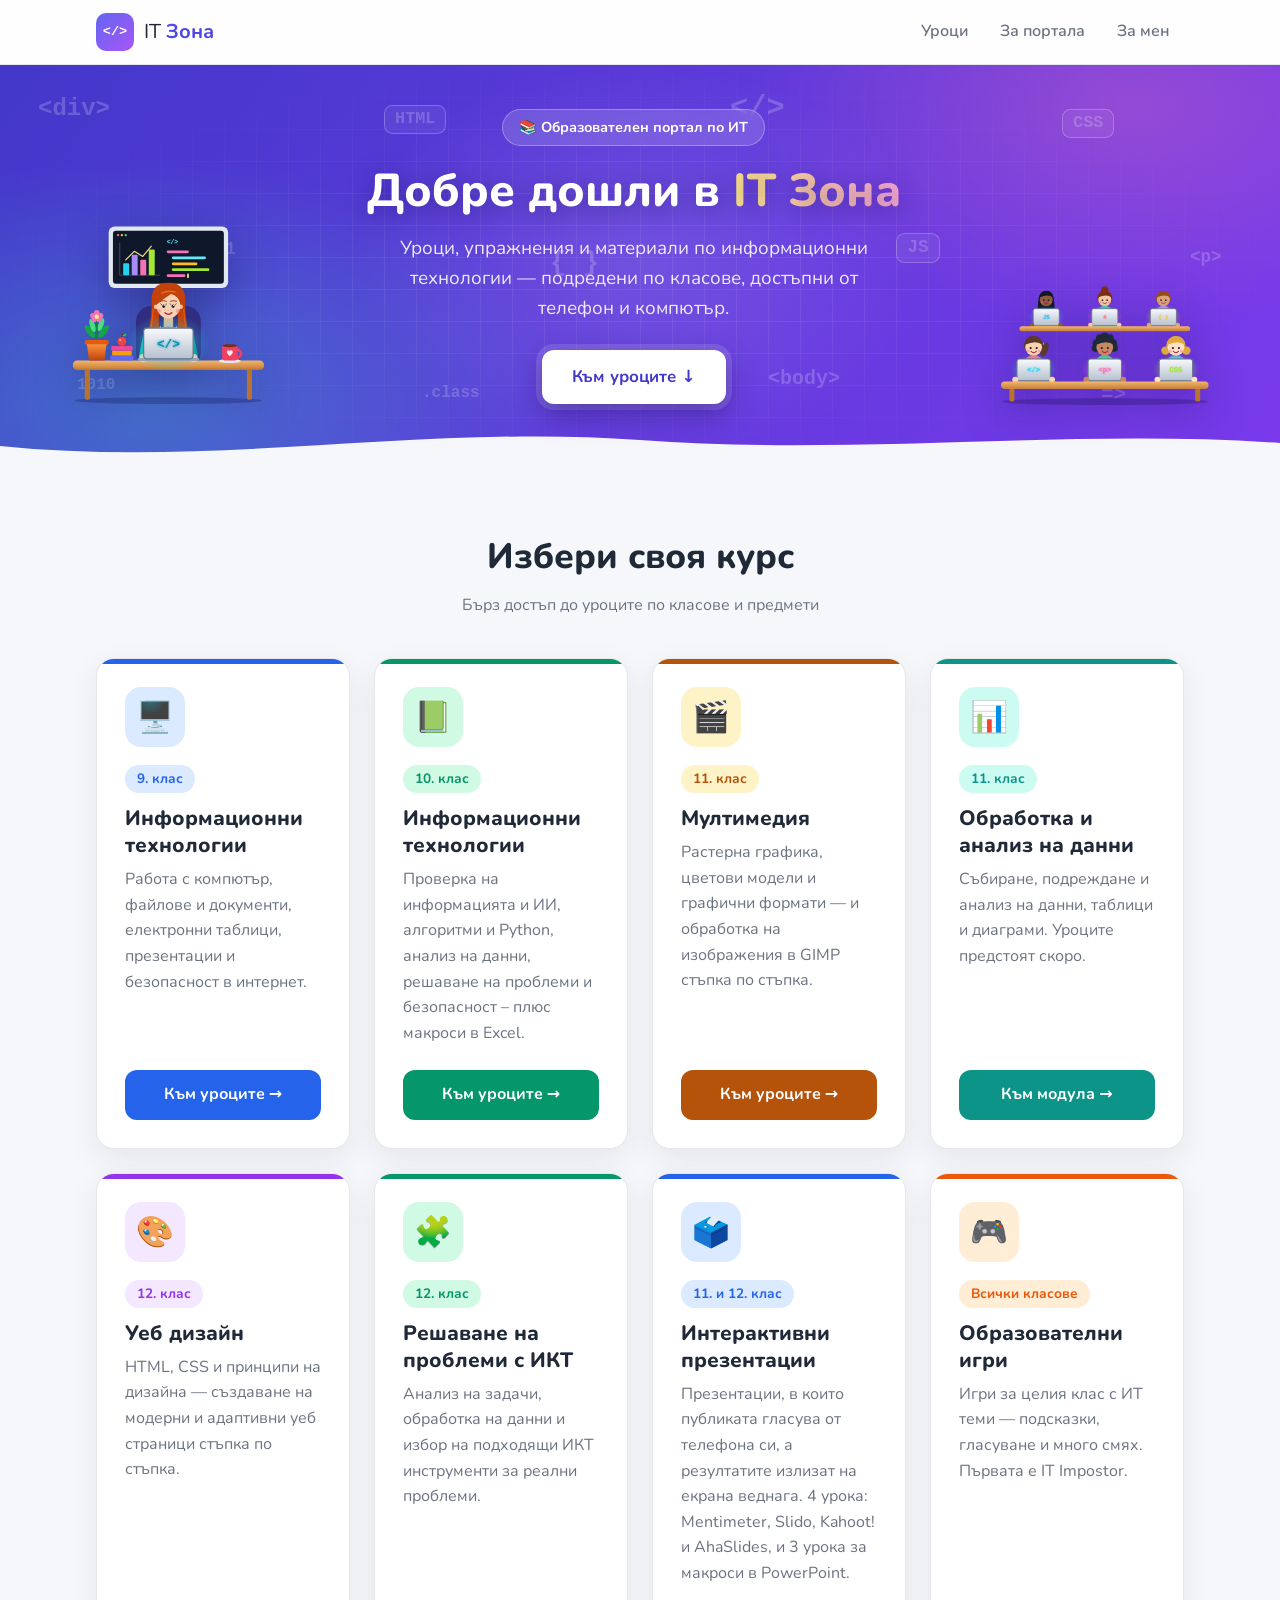
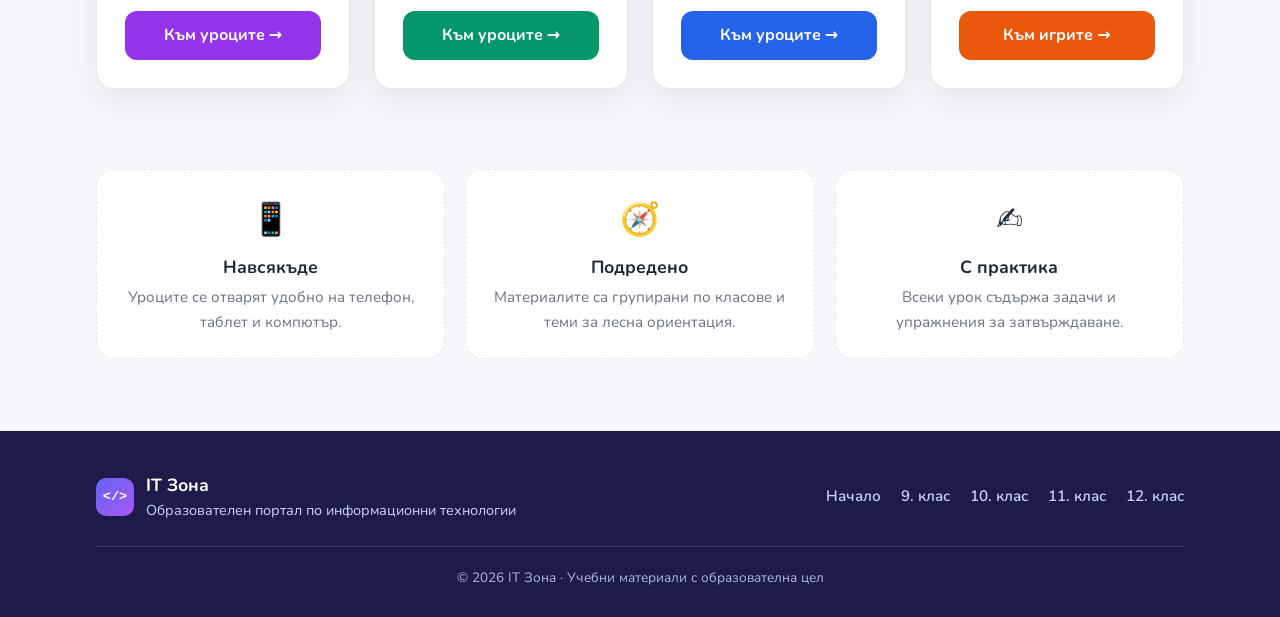
<file: index.html>
<!DOCTYPE html>
<html lang="bg">
<head>
  <meta charset="UTF-8">
  <meta name="viewport" content="width=device-width, initial-scale=1.0">
  <title>IT Зона — Образователен портал по ИТ</title>
  <meta name="description" content="IT Зона — уроци по информационни технологии за 9., 11. и 12. клас: мултимедия, обработка на данни, уеб дизайн и решаване на проблеми с ИКТ.">
  <meta name="theme-color" content="#4f46e5">
  <link rel="icon" href="data:image/svg+xml,<svg xmlns='http://www.w3.org/2000/svg' viewBox='0 0 100 100'><text y='.9em' font-size='90'>💻</text></svg>">
  <link rel="preconnect" href="https://fonts.googleapis.com">
  <link rel="preconnect" href="https://fonts.gstatic.com" crossorigin>
  <link href="https://fonts.googleapis.com/css2?family=Nunito:wght@400;600;700;800&display=swap" rel="stylesheet">
  <link rel="stylesheet" href="style.css?v=20261126c">
</head>
<body>

  <header class="site-header">
    <div class="container header-inner">
      <a href="./" class="logo" aria-label="IT Зона — начало">
        <span class="logo-mark" aria-hidden="true">&lt;/&gt;</span>
        <span class="logo-text">IT <strong>Зона</strong></span>
      </a>
      <nav class="main-nav" aria-label="Основна навигация">
        <a href="#uroci">Уроци</a>
        <a href="#za-portala">За портала</a>
        <a href="za-men.html">За мен</a>
      </nav>
    </div>
  </header>

  <main>
    <section class="hero">
      <!-- Плаващи HTML/CSS/JS тагове на заден план -->
      <div class="hero-bg" aria-hidden="true">
        <span class="tag" style="--x:3%;--y:8%;--s:1.5rem;--t:9s;--d:-0.0s;--r:-8deg">&lt;div&gt;</span>
        <span class="tag tag--chip" style="--x:30%;--y:10%;--s:1.05rem;--t:11s;--d:-1.7s;--r:6deg">HTML</span>
        <span class="tag" style="--x:57%;--y:7%;--s:1.9rem;--t:13s;--d:-3.4s;--r:4deg">&lt;/&gt;</span>
        <span class="tag tag--chip" style="--x:83%;--y:11%;--s:1.05rem;--t:10s;--d:-5.1s;--r:-6deg">CSS</span>
        <span class="tag" style="--x:15%;--y:44%;--s:1.15rem;--t:12s;--d:-6.8s;--r:7deg">0101</span>
        <span class="tag" style="--x:43%;--y:46%;--s:1.7rem;--t:9.5s;--d:-8.5s;--r:-5deg">{ }</span>
        <span class="tag tag--chip" style="--x:70%;--y:42%;--s:1.1rem;--t:14s;--d:-0.2s;--r:5deg">JS</span>
        <span class="tag" style="--x:93%;--y:46%;--s:1.1rem;--t:12.5s;--d:-1.9s;--r:-7deg">&lt;p&gt;</span>
        <span class="tag" style="--x:6%;--y:78%;--s:1rem;--t:15s;--d:-3.6s;--r:10deg">1010</span>
        <span class="tag" style="--x:33%;--y:80%;--s:1rem;--t:11.5s;--d:-5.3s;--r:3deg">.class</span>
        <span class="tag" style="--x:60%;--y:76%;--s:1.25rem;--t:10.5s;--d:-7.0s;--r:-4deg">&lt;body&gt;</span>
        <span class="tag" style="--x:86%;--y:80%;--s:1.3rem;--t:16s;--d:-8.7s;--r:-10deg">=&gt;</span>
      </div>

      <div class="container hero-inner">
        <!-- Учителка на бюро с лаптоп -->
        <div class="hero-art hero-art--teacher" role="img" aria-label="Учителка пише код на лаптоп пред смарт дъска, с чаша кафе и саксийно цвете">
          <svg viewBox="0 -40 240 212" xmlns="http://www.w3.org/2000/svg" aria-hidden="true" focusable="false">
            <defs>
              <linearGradient id="tBlouse" x1="0" y1="0" x2="1" y2="1"><stop offset="0" stop-color="#2dd4bf"/><stop offset="1" stop-color="#0f766e"/></linearGradient>
              <linearGradient id="tLid" x1="0" y1="0" x2="0" y2="1"><stop offset="0" stop-color="#f8fafc"/><stop offset="1" stop-color="#b6c0d0"/></linearGradient>
              <linearGradient id="tDesk" x1="0" y1="0" x2="0" y2="1"><stop offset="0" stop-color="#f3b56b"/><stop offset=".7" stop-color="#d48d44"/><stop offset="1" stop-color="#b9732f"/></linearGradient>
              <linearGradient id="tPot" x1="0" y1="0" x2="0" y2="1"><stop offset="0" stop-color="#fb923c"/><stop offset="1" stop-color="#c2410c"/></linearGradient>
              <radialGradient id="tGlow"><stop offset="0" stop-color="#67e8f9" stop-opacity=".85"/><stop offset=".55" stop-color="#22d3ee" stop-opacity=".3"/><stop offset="1" stop-color="#22d3ee" stop-opacity="0"/></radialGradient>
              <filter id="tNeon" x="-50%" y="-50%" width="200%" height="200%"><feGaussianBlur stdDeviation="1.6" result="b"/><feMerge><feMergeNode in="b"/><feMergeNode in="SourceGraphic"/></feMerge></filter>
            </defs>

            <ellipse cx="120" cy="167" rx="110" ry="4" fill="#0f0a3c" opacity=".25"/>
            <rect x="22" y="128" width="6" height="38" rx="2" fill="#b9732f"/>
            <rect x="212" y="128" width="6" height="38" rx="2" fill="#b9732f"/>

            <!-- смарт дъска на стената -->
            <rect x="50" y="-37" width="140" height="72" rx="7" fill="#e2e8f0"/>
            <rect x="55" y="-32" width="130" height="62" rx="3.5" fill="#0f172a"/>
            <rect class="t-board-glow" opacity="0" x="55" y="-32" width="130" height="62" rx="3.5" fill="#22d3ee"/>
            <circle cx="61" cy="-27" r="1.4" fill="#f87171"/><circle cx="65.5" cy="-27" r="1.4" fill="#fbbf24"/><circle cx="70" cy="-27" r="1.4" fill="#34d399"/>
            <line x1="63" y1="20" x2="110" y2="20" stroke="#475569" stroke-width="1"/>
            <line x1="63" y1="-18" x2="63" y2="20" stroke="#475569" stroke-width="1"/>
            <rect class="t-bar" style="--d:0s" x="67" y="6" width="7" height="14" rx="1.2" fill="#22d3ee"/>
            <rect class="t-bar" style="--d:.4s" x="77" y="-4" width="7" height="24" rx="1.2" fill="#a78bfa"/>
            <rect class="t-bar" style="--d:.8s" x="87" y="2" width="7" height="18" rx="1.2" fill="#f472b6"/>
            <rect class="t-bar" style="--d:1.2s" x="97" y="-10" width="7" height="30" rx="1.2" fill="#a3e635"/>
            <polyline class="t-line" points="70,2 80,-8 90,-2 100,-14" fill="none" stroke="#fde68a" stroke-width="1.3" stroke-linecap="round" stroke-linejoin="round"/>
            <text x="118" y="-17" font-size="7.5" font-family="ui-monospace,Consolas,monospace" font-weight="800" fill="#67e8f9">&lt;/&gt;</text>
            <rect x="118" y="-9" width="26" height="3.2" rx="1.6" fill="#f472b6"/>
            <rect x="124" y="-2" width="40" height="3.2" rx="1.6" fill="#67e8f9"/>
            <rect x="124" y="5" width="30" height="3.2" rx="1.6" fill="#fbbf24"/>
            <rect x="124" y="12" width="44" height="3.2" rx="1.6" fill="#a3e635"/>
            <rect x="118" y="19" width="22" height="3.2" rx="1.6" fill="#f472b6"/>
            <rect class="t-cursor" x="142" y="18.2" width="2" height="5" fill="#fde68a"/>

            <!-- стол -->
            <rect x="82" y="56" width="76" height="72" rx="18" fill="#312e81"/>
            <!-- тяло -->
            <rect x="114.5" y="68" width="11" height="16" rx="3" fill="#eab896"/>
            <path d="M86 128 Q88 84 120 80 Q152 84 154 128Z" fill="url(#tBlouse)"/>
            <path d="M112 81 L120 93 L128 81Z" fill="#f2c29e"/>
            <path d="M110 80.5 L120 94 L130 80.5" stroke="#fff" stroke-width="2" fill="none" stroke-linejoin="round" opacity=".9"/>
            <circle cx="120" cy="97" r="1.9" fill="#fde68a"/>

            <!-- глава -->
            <g class="t-head">
              <!-- дълга пусната червена коса -->
              <path d="M120 29 Q98 29 100.5 54 Q100 78 93 99 Q103 104 111.5 97 Q108 82 109 66 L131 66 Q132 82 128.5 97 Q137 104 147 99 Q140 78 139.5 54 Q142 29 120 29Z" fill="#c2410c"/>
              <path class="t-lock" d="M102 60 Q101 82 95.5 97" stroke="#ea580c" stroke-width="1.4" fill="none" stroke-linecap="round"/>
              <path class="t-lock t-lock2" d="M138 60 Q139 82 144.5 97" stroke="#ea580c" stroke-width="1.4" fill="none" stroke-linecap="round"/>
              <circle cx="105.6" cy="57" r="2.7" fill="#f2c29e"/>
              <circle cx="134.4" cy="57" r="2.7" fill="#f2c29e"/>
              <ellipse cx="120" cy="55" rx="14" ry="15.5" fill="#f7d3b2"/>
              <path d="M105.5 55 Q103 35 121 35 Q138 36 134.5 55 Q132 44 123 42 Q114 48 105.5 55Z" fill="#c2410c"/>
              <path d="M112 41 Q119 37.5 128 39.5" stroke="#f97316" stroke-width="1.6" fill="none" stroke-linecap="round" opacity=".8"/>
              <path d="M110.5 50.5 Q114 49 117.5 50.5 M122.5 50.5 Q126 49 129.5 50.5" stroke="#9a3412" stroke-width="1.1" fill="none" stroke-linecap="round"/>
              <g class="t-eyes">
                <ellipse cx="114.5" cy="56.3" rx="1.7" ry="2.1" fill="#1f2937"/>
                <ellipse cx="125.5" cy="56.3" rx="1.7" ry="2.1" fill="#1f2937"/>
                <circle cx="115.1" cy="55.6" r=".6" fill="#fff"/>
                <circle cx="126.1" cy="55.6" r=".6" fill="#fff"/>
                <path d="M112.2 54.6 L111 53.6 M116.8 54.6 L118 53.6 M123.2 54.6 L122 53.6 M127.8 54.6 L129 53.6" stroke="#1f2937" stroke-width=".8" stroke-linecap="round"/>
              </g>
              <circle cx="109" cy="62" r="2.4" fill="#fb7185" opacity=".5"/>
              <circle cx="131" cy="62" r="2.4" fill="#fb7185" opacity=".5"/>
              <circle cx="117" cy="60.5" r=".5" fill="#c2410c" opacity=".5"/><circle cx="119.6" cy="61.2" r=".5" fill="#c2410c" opacity=".5"/><circle cx="122.6" cy="60.5" r=".5" fill="#c2410c" opacity=".5"/>
              <path d="M116 64 Q120 67.8 124 64" stroke="#be123c" stroke-width="1.4" fill="none" stroke-linecap="round"/>
            </g>

            <!-- бюро -->
            <rect x="8" y="120" width="224" height="11" rx="5" fill="url(#tDesk)"/>

            <!-- ръце -->
            <g class="t-arm t-arm-l">
              <line x1="95" y1="89" x2="90" y2="115" stroke="#14b8a6" stroke-width="9" stroke-linecap="round"/>
              <circle cx="90.5" cy="117" r="4.6" fill="#f7d3b2"/>
            </g>
            <g class="t-arm t-arm-r">
              <line x1="145" y1="89" x2="150" y2="115" stroke="#0f9488" stroke-width="9" stroke-linecap="round"/>
              <circle cx="149.5" cy="117" r="4.6" fill="#f7d3b2"/>
            </g>

            <!-- сияние и лаптоп -->
            <ellipse class="t-glow" cx="120" cy="100" rx="50" ry="34" fill="url(#tGlow)"/>
            <rect x="84" y="117" width="72" height="3.5" rx="1.7" fill="#94a3b8"/>
            <rect x="91" y="82" width="58" height="36" rx="4" fill="url(#tLid)" stroke="#64748b" stroke-width="1.4"/>
            <text class="t-logo" x="120" y="105.5" font-size="15" font-family="ui-monospace,Consolas,monospace" font-weight="800" fill="#0891b2" text-anchor="middle" filter="url(#tNeon)">&lt;/&gt;</text>

            <!-- код, който „излита“ от лаптопа -->
            <g font-family="ui-monospace,Consolas,monospace" font-weight="800" font-size="7.5" fill="#a5f3fc">
              <text class="t-code" style="--dx:-10px;--d:0s" x="84" y="84">&lt;p&gt;</text>
              <text class="t-code" style="--dx:10px;--d:1.2s" x="150" y="84">{ }</text>
              <text class="t-code" style="--dx:-6px;--d:2.4s" x="80" y="92">;</text>
              <text class="t-code" style="--dx:8px;--d:3s" x="156" y="94">&lt;/&gt;</text>
            </g>

            <!-- книги и ябълка -->
            <rect x="52" y="114" width="27" height="6" rx="1.2" fill="#6366f1"/>
            <rect x="54" y="108.5" width="23" height="5.5" rx="1.2" fill="#f59e0b"/>
            <rect x="53" y="103" width="25" height="5.5" rx="1.2" fill="#ec4899"/>
            <circle cx="65.5" cy="97.5" r="5.2" fill="#ef4444"/>
            <path d="M65.5 92.5 L66.3 89" stroke="#7c2d12" stroke-width="1.2" stroke-linecap="round"/>
            <ellipse cx="68.6" cy="90.2" rx="2.4" ry="1.2" fill="#22c55e" transform="rotate(-25 68.6 90.2)"/>
            <circle cx="63.6" cy="96" r="1.3" fill="#fff" opacity=".5"/>

            <!-- саксийно цвете -->
            <g class="t-plant">
              <line x1="36" y1="98" x2="36" y2="70" stroke="#15803d" stroke-width="1.6"/>
              <ellipse cx="28" cy="86" rx="3.6" ry="9" fill="#16a34a" transform="rotate(-38 28 86)"/>
              <ellipse cx="44" cy="86" rx="3.6" ry="9" fill="#16a34a" transform="rotate(38 44 86)"/>
              <ellipse cx="31" cy="79" rx="3" ry="8" fill="#4ade80" transform="rotate(-18 31 79)"/>
              <ellipse cx="41" cy="78" rx="3" ry="8" fill="#4ade80" transform="rotate(20 41 78)"/>
              <g fill="#f472b6"><circle cx="36" cy="64" r="3.2"/><circle cx="31.5" cy="67.5" r="3.2"/><circle cx="40.5" cy="67.5" r="3.2"/><circle cx="33" cy="72" r="3.2"/><circle cx="39" cy="72" r="3.2"/></g>
              <circle cx="36" cy="68.6" r="2.6" fill="#fde68a"/>
            </g>
            <rect x="22" y="96" width="28" height="5.5" rx="2" fill="#ea580c"/>
            <path d="M24.5 101 L47.5 101 L45 120 L27 120Z" fill="url(#tPot)"/>

            <!-- кафе -->
            <ellipse cx="192" cy="120.5" rx="13" ry="2.4" fill="#e2e8f0"/>
            <path d="M201 107 Q209.5 112 201 117" stroke="#f43f5e" stroke-width="3" fill="none" stroke-linecap="round"/>
            <rect x="183" y="102" width="18" height="18" rx="3.5" fill="#f43f5e"/>
            <ellipse cx="192" cy="102.6" rx="8.4" ry="1.8" fill="#7c2d12"/>
            <path d="M192 115 Q186.5 110.5 189.3 108.4 Q191.2 107.3 192 109.2 Q192.8 107.3 194.7 108.4 Q197.5 110.5 192 115Z" fill="#fff" opacity=".9"/>
            <g stroke="#fff" stroke-width="1.6" fill="none" stroke-linecap="round">
              <path class="t-steam" d="M187.5 98 Q185 93.5 187.5 89"/>
              <path class="t-steam" style="--d:.7s" d="M192 98 Q194.5 93 192 87.5"/>
              <path class="t-steam" style="--d:1.4s" d="M196.5 98 Q194 93.5 196.5 89"/>
            </g>
          </svg>
        </div>

        <div class="hero-text">
          <p class="hero-badge">📚 Образователен портал по ИТ</p>
          <h1>Добре дошли в <span class="accent">IT Зона</span></h1>
          <p class="hero-lead">
            Уроци, упражнения и материали по информационни технологии —
            подредени по класове, достъпни от телефон и компютър.
          </p>
          <a href="#uroci" class="btn btn-hero btn-lg">Към уроците <span class="btn-arrow" aria-hidden="true">↓</span></a>
        </div>

        <!-- Ученици на два реда чинове -->
        <div class="hero-art hero-art--class" role="img" aria-label="Ученици на два реда чинове пишат на лаптопи">
          <svg viewBox="0 0 260 178" xmlns="http://www.w3.org/2000/svg" aria-hidden="true" focusable="false">
          <defs>
          <linearGradient id="sLid" x1="0" y1="0" x2="0" y2="1"><stop offset="0" stop-color="#f8fafc"/><stop offset="1" stop-color="#b6c0d0"/></linearGradient>
          <linearGradient id="sDesk" x1="0" y1="0" x2="0" y2="1"><stop offset="0" stop-color="#f3b56b"/><stop offset="1" stop-color="#c47f38"/></linearGradient>
          <filter id="sNeon" x="-50%" y="-50%" width="200%" height="200%"><feGaussianBlur stdDeviation="1.4" result="b"/><feMerge><feMergeNode in="b"/><feMergeNode in="SourceGraphic"/></feMerge></filter>
          <radialGradient id="sG0"><stop offset="0" stop-color="#38bdf8" stop-opacity=".75"/><stop offset="1" stop-color="#38bdf8" stop-opacity="0"/></radialGradient>
          <radialGradient id="sG1"><stop offset="0" stop-color="#fb7185" stop-opacity=".75"/><stop offset="1" stop-color="#fb7185" stop-opacity="0"/></radialGradient>
          <radialGradient id="sG2"><stop offset="0" stop-color="#fbbf24" stop-opacity=".75"/><stop offset="1" stop-color="#fbbf24" stop-opacity="0"/></radialGradient>
          <radialGradient id="sG3"><stop offset="0" stop-color="#22d3ee" stop-opacity=".75"/><stop offset="1" stop-color="#22d3ee" stop-opacity="0"/></radialGradient>
          <radialGradient id="sG4"><stop offset="0" stop-color="#f472b6" stop-opacity=".75"/><stop offset="1" stop-color="#f472b6" stop-opacity="0"/></radialGradient>
          <radialGradient id="sG5"><stop offset="0" stop-color="#a3e635" stop-opacity=".75"/><stop offset="1" stop-color="#a3e635" stop-opacity="0"/></radialGradient>
          </defs>
          <ellipse cx="130" cy="174" rx="124" ry="4" fill="#0f0a3c" opacity=".25"/>
          <g transform="translate(60,84) scale(0.78)"><g class="st" style="--d:1.1s"><path d="M-19 2 Q-17 -30 0 -32 Q17 -30 19 2Z" fill="#fbbf24"/><g class="s-head"><path d="M-11.5 -43 Q-15 -20 -9 -15 L9 -15 Q15 -20 11.5 -43Z" fill="#111827"/><circle cx="0" cy="-43" r="11.5" fill="#111827"/><circle cx="0" cy="-41" r="10" fill="#8d5a3b"/><path d="M-10.5 -44 Q-8 -55 0 -54 Q9 -55 10.5 -44 Q3 -50 -10.5 -44Z" fill="#111827"/><g class="s-eyes"><circle cx="-3.6" cy="-40" r="1.3" fill="#1f2937"/><circle cx="3.6" cy="-40" r="1.3" fill="#1f2937"/></g><circle cx="-6.5" cy="-36.5" r="1.8" fill="#fb7185" opacity=".45"/><circle cx="6.5" cy="-36.5" r="1.8" fill="#fb7185" opacity=".45"/><path d="M-3 -36 Q0 -32.8 3 -36" stroke="#be123c" stroke-width="1.2" fill="none" stroke-linecap="round"/></g><ellipse class="s-halo" cx="0" cy="-14" rx="28" ry="19" fill="url(#sG0)"/><rect x="-20" y="-27" width="40" height="26" rx="3" fill="url(#sLid)" stroke="#64748b" stroke-width="1.3"/><text class="s-logo" x="0" y="-11" font-size="8.5" font-family="ui-monospace,Consolas,monospace" font-weight="800" fill="#38bdf8" text-anchor="middle" filter="url(#sNeon)">JS</text><circle class="s-hand" cx="-22" cy="-2" r="3.6" fill="#8d5a3b"/><circle class="s-hand s-hand2" cx="22" cy="-2" r="3.6" fill="#8d5a3b"/></g></g>
          <g transform="translate(130,84) scale(0.78)"><g class="st" style="--d:0.4s"><path d="M-19 2 Q-17 -30 0 -32 Q17 -30 19 2Z" fill="#2dd4bf"/><g class="s-head"><circle cx="0" cy="-56" r="5.5" fill="#7c2d12"/><circle cx="0" cy="-43" r="11.5" fill="#7c2d12"/><circle cx="0" cy="-41" r="10" fill="#f2c9a5"/><path d="M-10.5 -44 Q-8 -55 0 -54 Q9 -55 10.5 -44 Q3 -50 -10.5 -44Z" fill="#7c2d12"/><g class="s-eyes"><circle cx="-3.6" cy="-40" r="1.3" fill="#1f2937"/><circle cx="3.6" cy="-40" r="1.3" fill="#1f2937"/></g><circle cx="-6.5" cy="-36.5" r="1.8" fill="#fb7185" opacity=".45"/><circle cx="6.5" cy="-36.5" r="1.8" fill="#fb7185" opacity=".45"/><path d="M-3 -36 Q0 -32.8 3 -36" stroke="#be123c" stroke-width="1.2" fill="none" stroke-linecap="round"/></g><ellipse class="s-halo" cx="0" cy="-14" rx="28" ry="19" fill="url(#sG1)"/><rect x="-20" y="-27" width="40" height="26" rx="3" fill="url(#sLid)" stroke="#64748b" stroke-width="1.3"/><text class="s-logo" x="0" y="-11" font-size="8.5" font-family="ui-monospace,Consolas,monospace" font-weight="800" fill="#fb7185" text-anchor="middle" filter="url(#sNeon)">#</text><circle class="s-hand" cx="-22" cy="-2" r="3.6" fill="#f2c9a5"/><circle class="s-hand s-hand2" cx="22" cy="-2" r="3.6" fill="#f2c9a5"/></g></g>
          <g transform="translate(200,84) scale(0.78)"><g class="st" style="--d:1.6s"><path d="M-19 2 Q-17 -30 0 -32 Q17 -30 19 2Z" fill="#a78bfa"/><g class="s-head"><circle cx="0" cy="-43" r="11.5" fill="#9a4a14"/><circle cx="0" cy="-41" r="10" fill="#d9a679"/><path d="M-10.5 -44 Q-8 -55 0 -54 Q9 -55 10.5 -44 Q3 -50 -10.5 -44Z" fill="#9a4a14"/><g class="s-eyes"><circle cx="-3.6" cy="-40" r="1.3" fill="#1f2937"/><circle cx="3.6" cy="-40" r="1.3" fill="#1f2937"/></g><circle cx="-6.5" cy="-36.5" r="1.8" fill="#fb7185" opacity=".45"/><circle cx="6.5" cy="-36.5" r="1.8" fill="#fb7185" opacity=".45"/><path d="M-3 -36 Q0 -32.8 3 -36" stroke="#be123c" stroke-width="1.2" fill="none" stroke-linecap="round"/></g><ellipse class="s-halo" cx="0" cy="-14" rx="28" ry="19" fill="url(#sG2)"/><rect x="-20" y="-27" width="40" height="26" rx="3" fill="url(#sLid)" stroke="#64748b" stroke-width="1.3"/><text class="s-logo" x="0" y="-11" font-size="8.5" font-family="ui-monospace,Consolas,monospace" font-weight="800" fill="#fbbf24" text-anchor="middle" filter="url(#sNeon)">{ }</text><circle class="s-hand" cx="-22" cy="-2" r="3.6" fill="#d9a679"/><circle class="s-hand s-hand2" cx="22" cy="-2" r="3.6" fill="#d9a679"/></g></g>
          <rect x="28" y="84" width="204" height="6" rx="3" fill="url(#sDesk)"/>
          <rect x="16" y="158" width="6" height="16" rx="2" fill="#b9732f"/><rect x="238" y="158" width="6" height="16" rx="2" fill="#b9732f"/>
          <g transform="translate(45,150) scale(1)"><g class="st" style="--d:0s"><path d="M-19 2 Q-17 -30 0 -32 Q17 -30 19 2Z" fill="#fb7185"/><g class="s-head"><ellipse cx="13" cy="-38" rx="4" ry="9" fill="#5b3a29" transform="rotate(22 13 -38)"/><circle cx="10.5" cy="-45" r="2" fill="#f472b6"/><circle cx="0" cy="-43" r="11.5" fill="#5b3a29"/><circle cx="0" cy="-41" r="10" fill="#f7d3b2"/><path d="M-10.5 -44 Q-8 -55 0 -54 Q9 -55 10.5 -44 Q3 -50 -10.5 -44Z" fill="#5b3a29"/><g class="s-eyes"><circle cx="-3.6" cy="-40" r="1.3" fill="#1f2937"/><circle cx="3.6" cy="-40" r="1.3" fill="#1f2937"/></g><circle cx="-6.5" cy="-36.5" r="1.8" fill="#fb7185" opacity=".45"/><circle cx="6.5" cy="-36.5" r="1.8" fill="#fb7185" opacity=".45"/><path d="M-3 -36 Q0 -32.8 3 -36" stroke="#be123c" stroke-width="1.2" fill="none" stroke-linecap="round"/></g><ellipse class="s-halo" cx="0" cy="-14" rx="28" ry="19" fill="url(#sG3)"/><rect x="-20" y="-27" width="40" height="26" rx="3" fill="url(#sLid)" stroke="#64748b" stroke-width="1.3"/><text class="s-logo" x="0" y="-11" font-size="8.5" font-family="ui-monospace,Consolas,monospace" font-weight="800" fill="#22d3ee" text-anchor="middle" filter="url(#sNeon)">&lt;/&gt;</text><circle class="s-hand" cx="-22" cy="-2" r="3.6" fill="#f7d3b2"/><circle class="s-hand s-hand2" cx="22" cy="-2" r="3.6" fill="#f7d3b2"/></g></g>
          <g transform="translate(130,150) scale(1)"><g class="st" style="--d:0.7s"><path d="M-19 2 Q-17 -30 0 -32 Q17 -30 19 2Z" fill="#34d399"/><g transform="translate(13,-26)"><g class="s-raise"><line x1="0" y1="0" x2="9" y2="-34" stroke="#34d399" stroke-width="6.5" stroke-linecap="round"/><circle cx="9.5" cy="-37" r="4" fill="#c68863"/></g></g><g class="s-head"><circle cx="-10" cy="-46" r="4.6" fill="#1f2937"/><circle cx="-6" cy="-52" r="4.6" fill="#1f2937"/><circle cx="0" cy="-54" r="4.6" fill="#1f2937"/><circle cx="6" cy="-52" r="4.6" fill="#1f2937"/><circle cx="10" cy="-46" r="4.6" fill="#1f2937"/><circle cx="-11" cy="-40" r="4.6" fill="#1f2937"/><circle cx="11" cy="-40" r="4.6" fill="#1f2937"/><circle cx="0" cy="-43" r="11.5" fill="#1f2937"/><circle cx="0" cy="-41" r="10" fill="#c68863"/><path d="M-10.5 -44 Q-8 -55 0 -54 Q9 -55 10.5 -44 Q3 -50 -10.5 -44Z" fill="#1f2937"/><g class="s-eyes"><circle cx="-3.6" cy="-40" r="1.3" fill="#1f2937"/><circle cx="3.6" cy="-40" r="1.3" fill="#1f2937"/></g><circle cx="-6.5" cy="-36.5" r="1.8" fill="#fb7185" opacity=".45"/><circle cx="6.5" cy="-36.5" r="1.8" fill="#fb7185" opacity=".45"/><path d="M-3 -36 Q0 -32.8 3 -36" stroke="#be123c" stroke-width="1.2" fill="none" stroke-linecap="round"/></g><ellipse class="s-halo" cx="0" cy="-14" rx="28" ry="19" fill="url(#sG4)"/><rect x="-20" y="-27" width="40" height="26" rx="3" fill="url(#sLid)" stroke="#64748b" stroke-width="1.3"/><text class="s-logo" x="0" y="-11" font-size="8.5" font-family="ui-monospace,Consolas,monospace" font-weight="800" fill="#f472b6" text-anchor="middle" filter="url(#sNeon)">&lt;p&gt;</text><circle class="s-hand" cx="-22" cy="-2" r="3.6" fill="#c68863"/><circle class="s-hand s-hand2" cx="22" cy="-2" r="3.6" fill="#c68863"/></g></g>
          <g transform="translate(215,150) scale(1)"><g class="st" style="--d:1.3s"><path d="M-19 2 Q-17 -30 0 -32 Q17 -30 19 2Z" fill="#60a5fa"/><g class="s-head"><circle cx="-12.5" cy="-37" r="5" fill="#e0a93b"/><circle cx="12.5" cy="-37" r="5" fill="#e0a93b"/><circle cx="-10" cy="-41" r="1.6" fill="#a78bfa"/><circle cx="10" cy="-41" r="1.6" fill="#a78bfa"/><circle cx="0" cy="-43" r="11.5" fill="#e0a93b"/><circle cx="0" cy="-41" r="10" fill="#fde0c5"/><path d="M-10.5 -44 Q-8 -55 0 -54 Q9 -55 10.5 -44 Q3 -50 -10.5 -44Z" fill="#e0a93b"/><g class="s-eyes"><circle cx="-3.6" cy="-40" r="1.3" fill="#1f2937"/><circle cx="3.6" cy="-40" r="1.3" fill="#1f2937"/></g><circle cx="-6.5" cy="-36.5" r="1.8" fill="#fb7185" opacity=".45"/><circle cx="6.5" cy="-36.5" r="1.8" fill="#fb7185" opacity=".45"/><path d="M-3 -36 Q0 -32.8 3 -36" stroke="#be123c" stroke-width="1.2" fill="none" stroke-linecap="round"/></g><ellipse class="s-halo" cx="0" cy="-14" rx="28" ry="19" fill="url(#sG5)"/><rect x="-20" y="-27" width="40" height="26" rx="3" fill="url(#sLid)" stroke="#64748b" stroke-width="1.3"/><text class="s-logo" x="0" y="-11" font-size="8.5" font-family="ui-monospace,Consolas,monospace" font-weight="800" fill="#a3e635" text-anchor="middle" filter="url(#sNeon)">CSS</text><circle class="s-hand" cx="-22" cy="-2" r="3.6" fill="#fde0c5"/><circle class="s-hand s-hand2" cx="22" cy="-2" r="3.6" fill="#fde0c5"/></g></g>
          <rect x="6" y="150" width="248" height="9" rx="4.5" fill="url(#sDesk)"/>
          </svg>
        </div>
      </div>

      <svg class="hero-wave" viewBox="0 0 1440 60" preserveAspectRatio="none" aria-hidden="true" focusable="false"><path d="M0 34 C240 64 480 4 720 26 C960 48 1200 10 1440 30 L1440 60 L0 60Z"/></svg>
    </section>

    <section id="uroci" class="lessons">
      <div class="container">
        <h2 class="section-title">Избери своя курс</h2>
        <p class="section-subtitle">Бърз достъп до уроците по класове и предмети</p>

        <div class="cards">
          <article class="card card--blue">
            <div class="card-icon" aria-hidden="true">🖥️</div>
            <span class="card-tag">9. клас</span>
            <h3>Информационни технологии</h3>
            <p>Работа с компютър, файлове и документи, електронни таблици, презентации и безопасност в интернет.</p>
            <a href="https://itzona.github.io/uroci/9-klas/" class="btn btn-card">Към уроците →</a>
          </article>

          <article class="card card--green">
            <div class="card-icon" aria-hidden="true">📗</div>
            <span class="card-tag">10. клас</span>
            <h3>Информационни технологии</h3>
            <p>Проверка на информацията и ИИ, алгоритми и Python, анализ на данни, решаване на проблеми и безопасност – плюс макроси в Excel.</p>
            <a href="https://itzona.github.io/uroci/10-klas/" class="btn btn-card">Към уроците →</a>
          </article>

          <article class="card card--amber">
            <div class="card-icon" aria-hidden="true">🎬</div>
            <span class="card-tag">11. клас</span>
            <h3>Мултимедия</h3>
            <p>Растерна графика, цветови модели и графични формати — и обработка на изображения в GIMP стъпка по стъпка.</p>
            <a href="https://itzona.github.io/uroci/11-klas/multimedia/" class="btn btn-card">Към уроците →</a>
          </article>

          <article class="card card--teal">
            <div class="card-icon" aria-hidden="true">📊</div>
            <span class="card-tag">11. клас</span>
            <h3>Обработка и анализ на данни</h3>
            <p>Събиране, подреждане и анализ на данни, таблици и диаграми. Уроците предстоят скоро.</p>
            <a href="https://itzona.github.io/uroci/11-klas/danni/" class="btn btn-card">Към модула →</a>
          </article>

          <article class="card card--purple">
            <div class="card-icon" aria-hidden="true">🎨</div>
            <span class="card-tag">12. клас</span>
            <h3>Уеб дизайн</h3>
            <p>HTML, CSS и принципи на дизайна — създаване на модерни и адаптивни уеб страници стъпка по стъпка.</p>
            <a href="https://itzona.github.io/uroci/12-klas/web/" class="btn btn-card">Към уроците →</a>
          </article>

          <article class="card card--green">
            <div class="card-icon" aria-hidden="true">🧩</div>
            <span class="card-tag">12. клас</span>
            <h3>Решаване на проблеми с ИКТ</h3>
            <p>Анализ на задачи, обработка на данни и избор на подходящи ИКТ инструменти за реални проблеми.</p>
            <a href="https://itzona.github.io/uroci/12-klas/ikt/" class="btn btn-card">Към уроците →</a>
          </article>

          <article class="card card--blue">
            <div class="card-icon" aria-hidden="true">🗳️</div>
            <span class="card-tag">11. и 12. клас</span>
            <h3>Интерактивни презентации</h3>
            <p>Презентации, в които публиката гласува от телефона си, а резултатите излизат на екрана веднага. 4 урока: Mentimeter, Slido, Kahoot! и AhaSlides, и 3 урока за макроси в PowerPoint.</p>
            <a href="https://itzona.github.io/uroci/interaktivni/" class="btn btn-card">Към уроците →</a>
          </article>

          <article class="card card--orange">
            <div class="card-icon" aria-hidden="true">🎮</div>
            <span class="card-tag">Всички класове</span>
            <h3>Образователни игри</h3>
            <p>Игри за целия клас с ИТ теми — подсказки, гласуване и много смях. Първата е IT Impostor.</p>
            <a href="https://itzona.github.io/uroci/igri/" class="btn btn-card">Към игрите →</a>
          </article>
        </div>
      </div>
    </section>

    <section id="za-portala" class="about">
      <div class="container about-grid">
        <div class="about-item">
          <span class="about-icon" aria-hidden="true">📱</span>
          <h3>Навсякъде</h3>
          <p>Уроците се отварят удобно на телефон, таблет и компютър.</p>
        </div>
        <div class="about-item">
          <span class="about-icon" aria-hidden="true">🧭</span>
          <h3>Подредено</h3>
          <p>Материалите са групирани по класове и теми за лесна ориентация.</p>
        </div>
        <div class="about-item">
          <span class="about-icon" aria-hidden="true">✍️</span>
          <h3>С практика</h3>
          <p>Всеки урок съдържа задачи и упражнения за затвърждаване.</p>
        </div>
      </div>
    </section>
  </main>

  <!-- Учебен футър (еднакъв за всички страници на IT Зона) -->
  <footer class="site-footer">
    <div class="container footer-inner">
      <div class="footer-brand">
        <span class="logo-mark" aria-hidden="true">&lt;/&gt;</span>
        <div>
          <strong>IT Зона</strong>
          <p>Образователен портал по информационни технологии</p>
        </div>
      </div>
      <nav class="footer-links" aria-label="Бързи връзки">
        <a href="https://itzona.github.io/">Начало</a>
        <a href="https://itzona.github.io/uroci/9-klas/">9. клас</a>
        <a href="https://itzona.github.io/uroci/10-klas/">10. клас</a>
        <a href="https://itzona.github.io/uroci/11-klas/">11. клас</a>
        <a href="https://itzona.github.io/uroci/12-klas/">12. клас</a>
      </nav>
      <p class="footer-copy">
        © <span id="year">2026</span> IT Зона · Учебни материали с образователна цел
      </p>
    </div>
  </footer>

  <script>
    document.getElementById('year').textContent = new Date().getFullYear();
  </script>
<script src="totop.js?v=20261126" defer></script>
</body>
</html>
</file>
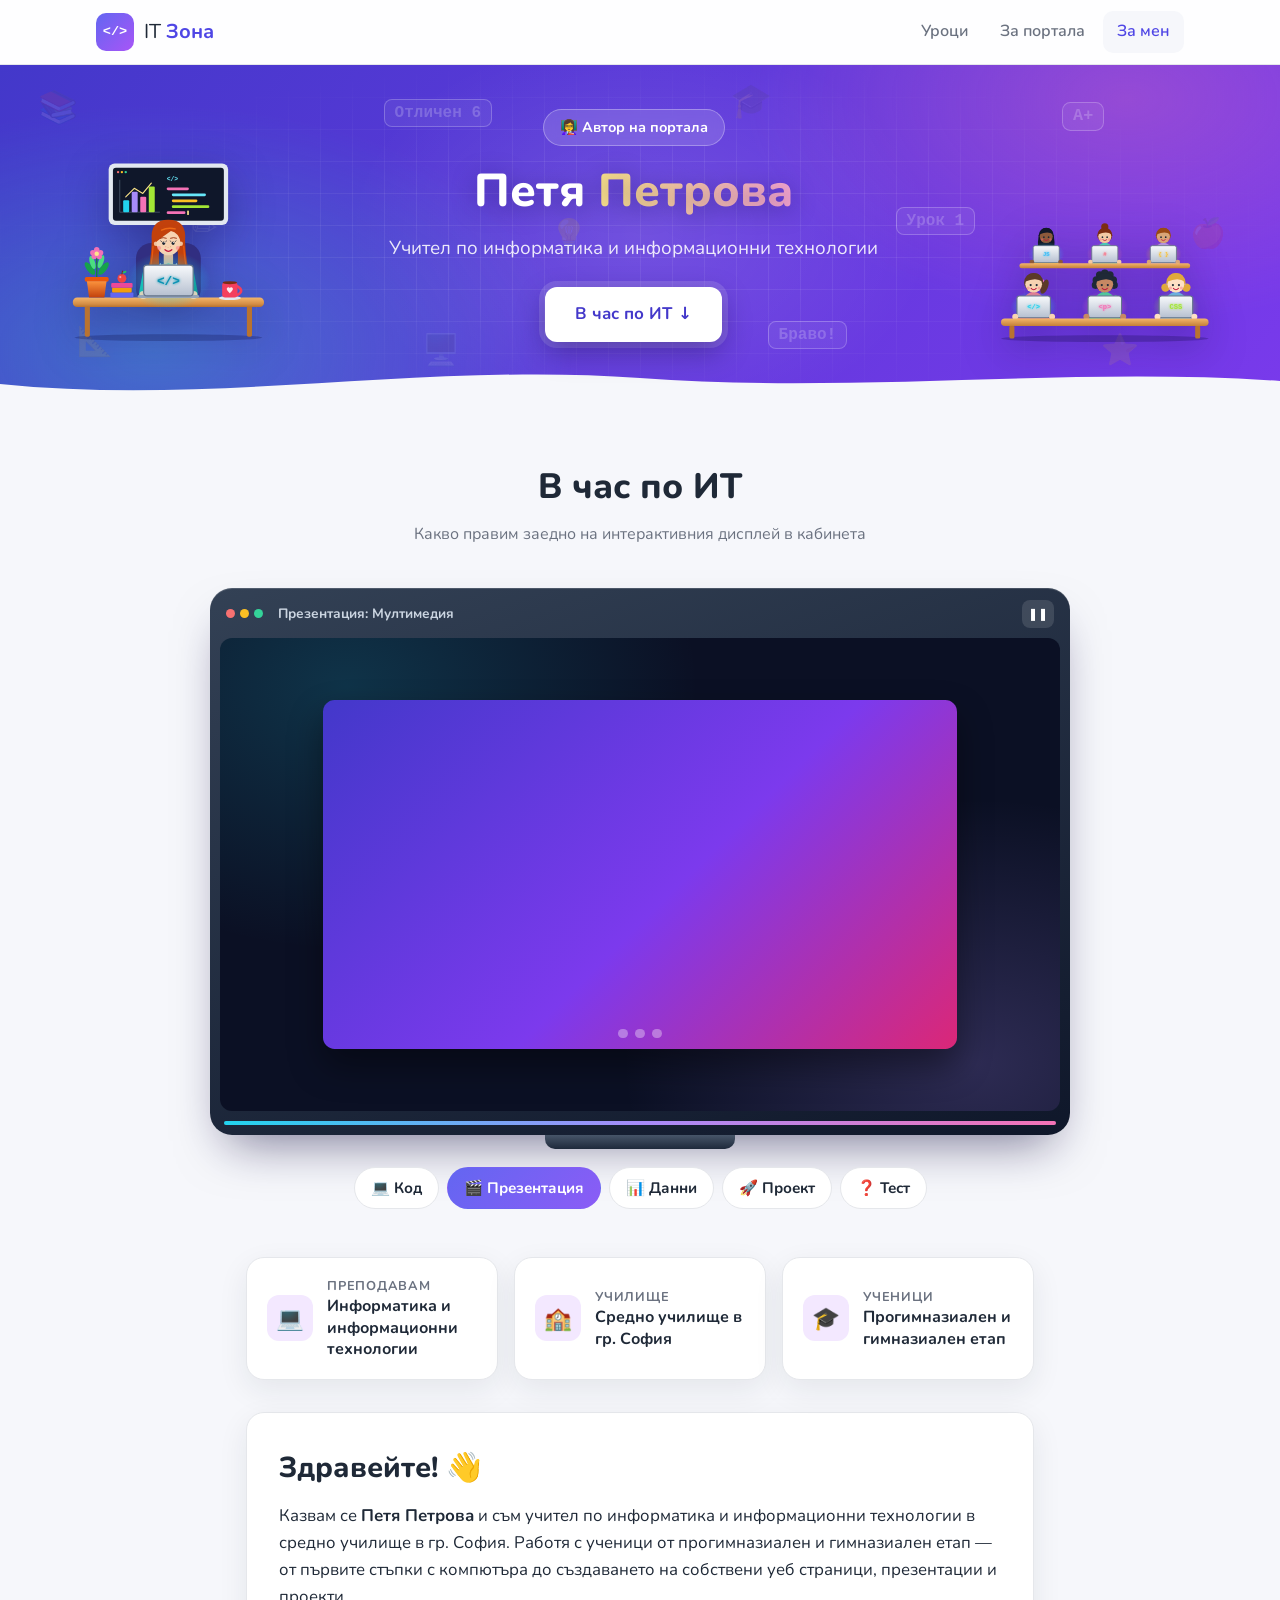
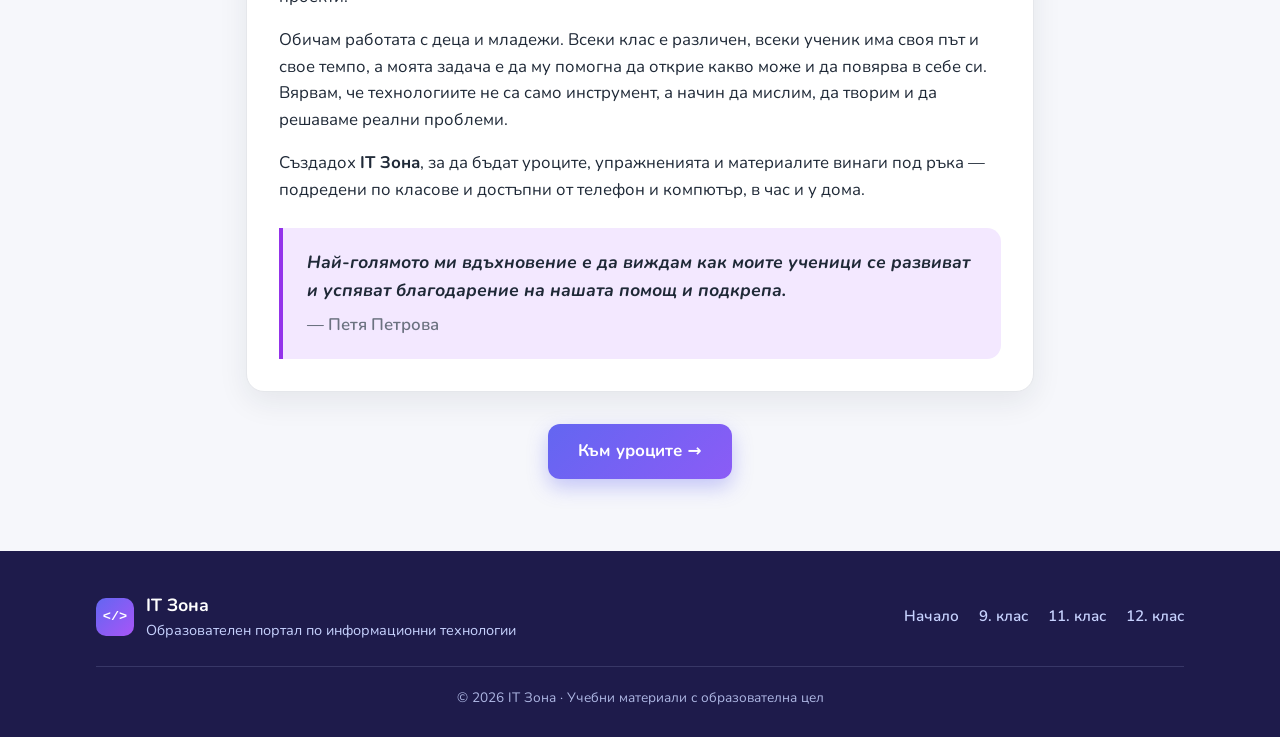
<file: za-men.html>
<!DOCTYPE html>
<html lang="bg">
<head>
  <meta charset="UTF-8">
  <meta name="viewport" content="width=device-width, initial-scale=1.0">
  <title>За мен — Петя Петрова | IT Зона</title>
  <meta name="description" content="Петя Петрова — учител по информатика и информационни технологии в средно училище в гр. София, автор на образователния портал IT Зона.">
  <meta name="theme-color" content="#4f46e5">
  <link rel="icon" href="data:image/svg+xml,<svg xmlns='http://www.w3.org/2000/svg' viewBox='0 0 100 100'><text y='.9em' font-size='90'>💻</text></svg>">
  <link rel="preconnect" href="https://fonts.googleapis.com">
  <link rel="preconnect" href="https://fonts.gstatic.com" crossorigin>
  <link href="https://fonts.googleapis.com/css2?family=Nunito:wght@400;600;700;800&display=swap" rel="stylesheet">
  <link rel="stylesheet" href="style.css?v=20261126c">
</head>
<body>

  <header class="site-header">
    <div class="container header-inner">
      <a href="./" class="logo" aria-label="IT Зона — начало">
        <span class="logo-mark" aria-hidden="true">&lt;/&gt;</span>
        <span class="logo-text">IT <strong>Зона</strong></span>
      </a>
      <nav class="main-nav" aria-label="Основна навигация">
        <a href="./#uroci">Уроци</a>
        <a href="./#za-portala">За портала</a>
        <a href="za-men.html" aria-current="page">За мен</a>
      </nav>
    </div>
  </header>

  <main>
    <section class="hero author-hero">
      <!-- Плаващи елементи на тема „учител и училище“ на заден план -->
      <div class="hero-bg" aria-hidden="true">
        <span class="tag tag--emo" style="--x:3%;--y:8%;--s:2rem;--t:9s;--d:-0.0s;--r:-8deg">📚</span>
        <span class="tag tag--chip" style="--x:30%;--y:10%;--s:1rem;--t:11s;--d:-1.7s;--r:6deg">Отличен 6</span>
        <span class="tag tag--emo" style="--x:57%;--y:6%;--s:2.1rem;--t:13s;--d:-3.4s;--r:4deg">🎓</span>
        <span class="tag tag--chip" style="--x:83%;--y:11%;--s:1.05rem;--t:10s;--d:-5.1s;--r:-6deg">A+</span>
        <span class="tag tag--emo" style="--x:15%;--y:44%;--s:1.9rem;--t:12s;--d:-6.8s;--r:7deg">✏️</span>
        <span class="tag tag--emo" style="--x:43%;--y:46%;--s:1.9rem;--t:9.5s;--d:-8.5s;--r:-5deg">💡</span>
        <span class="tag tag--chip" style="--x:70%;--y:42%;--s:1rem;--t:14s;--d:-0.2s;--r:5deg">Урок 1</span>
        <span class="tag tag--emo" style="--x:93%;--y:46%;--s:1.8rem;--t:12.5s;--d:-1.9s;--r:-7deg">🍎</span>
        <span class="tag tag--emo" style="--x:6%;--y:78%;--s:1.8rem;--t:15s;--d:-3.6s;--r:10deg">📐</span>
        <span class="tag tag--emo" style="--x:33%;--y:80%;--s:1.9rem;--t:11.5s;--d:-5.3s;--r:3deg">🖥️</span>
        <span class="tag tag--chip" style="--x:60%;--y:76%;--s:1rem;--t:10.5s;--d:-7.0s;--r:-4deg">Браво!</span>
        <span class="tag tag--emo" style="--x:86%;--y:80%;--s:1.9rem;--t:16s;--d:-8.7s;--r:-10deg">⭐</span>
      </div>

      <div class="container hero-inner">
        <!-- Учителка на бюро с лаптоп -->
        <div class="hero-art hero-art--teacher" role="img" aria-label="Учителка пише код на лаптоп пред смарт дъска, с чаша кафе и саксийно цвете">
          <svg viewBox="0 -40 240 212" xmlns="http://www.w3.org/2000/svg" aria-hidden="true" focusable="false">
            <defs>
              <linearGradient id="tBlouse" x1="0" y1="0" x2="1" y2="1"><stop offset="0" stop-color="#2dd4bf"/><stop offset="1" stop-color="#0f766e"/></linearGradient>
              <linearGradient id="tLid" x1="0" y1="0" x2="0" y2="1"><stop offset="0" stop-color="#f8fafc"/><stop offset="1" stop-color="#b6c0d0"/></linearGradient>
              <linearGradient id="tDesk" x1="0" y1="0" x2="0" y2="1"><stop offset="0" stop-color="#f3b56b"/><stop offset=".7" stop-color="#d48d44"/><stop offset="1" stop-color="#b9732f"/></linearGradient>
              <linearGradient id="tPot" x1="0" y1="0" x2="0" y2="1"><stop offset="0" stop-color="#fb923c"/><stop offset="1" stop-color="#c2410c"/></linearGradient>
              <radialGradient id="tGlow"><stop offset="0" stop-color="#67e8f9" stop-opacity=".85"/><stop offset=".55" stop-color="#22d3ee" stop-opacity=".3"/><stop offset="1" stop-color="#22d3ee" stop-opacity="0"/></radialGradient>
              <filter id="tNeon" x="-50%" y="-50%" width="200%" height="200%"><feGaussianBlur stdDeviation="1.6" result="b"/><feMerge><feMergeNode in="b"/><feMergeNode in="SourceGraphic"/></feMerge></filter>
            </defs>

            <ellipse cx="120" cy="167" rx="110" ry="4" fill="#0f0a3c" opacity=".25"/>
            <rect x="22" y="128" width="6" height="38" rx="2" fill="#b9732f"/>
            <rect x="212" y="128" width="6" height="38" rx="2" fill="#b9732f"/>

            <!-- смарт дъска на стената -->
            <rect x="50" y="-37" width="140" height="72" rx="7" fill="#e2e8f0"/>
            <rect x="55" y="-32" width="130" height="62" rx="3.5" fill="#0f172a"/>
            <rect class="t-board-glow" opacity="0" x="55" y="-32" width="130" height="62" rx="3.5" fill="#22d3ee"/>
            <circle cx="61" cy="-27" r="1.4" fill="#f87171"/><circle cx="65.5" cy="-27" r="1.4" fill="#fbbf24"/><circle cx="70" cy="-27" r="1.4" fill="#34d399"/>
            <line x1="63" y1="20" x2="110" y2="20" stroke="#475569" stroke-width="1"/>
            <line x1="63" y1="-18" x2="63" y2="20" stroke="#475569" stroke-width="1"/>
            <rect class="t-bar" style="--d:0s" x="67" y="6" width="7" height="14" rx="1.2" fill="#22d3ee"/>
            <rect class="t-bar" style="--d:.4s" x="77" y="-4" width="7" height="24" rx="1.2" fill="#a78bfa"/>
            <rect class="t-bar" style="--d:.8s" x="87" y="2" width="7" height="18" rx="1.2" fill="#f472b6"/>
            <rect class="t-bar" style="--d:1.2s" x="97" y="-10" width="7" height="30" rx="1.2" fill="#a3e635"/>
            <polyline class="t-line" points="70,2 80,-8 90,-2 100,-14" fill="none" stroke="#fde68a" stroke-width="1.3" stroke-linecap="round" stroke-linejoin="round"/>
            <text x="118" y="-17" font-size="7.5" font-family="ui-monospace,Consolas,monospace" font-weight="800" fill="#67e8f9">&lt;/&gt;</text>
            <rect x="118" y="-9" width="26" height="3.2" rx="1.6" fill="#f472b6"/>
            <rect x="124" y="-2" width="40" height="3.2" rx="1.6" fill="#67e8f9"/>
            <rect x="124" y="5" width="30" height="3.2" rx="1.6" fill="#fbbf24"/>
            <rect x="124" y="12" width="44" height="3.2" rx="1.6" fill="#a3e635"/>
            <rect x="118" y="19" width="22" height="3.2" rx="1.6" fill="#f472b6"/>
            <rect class="t-cursor" x="142" y="18.2" width="2" height="5" fill="#fde68a"/>

            <!-- стол -->
            <rect x="82" y="56" width="76" height="72" rx="18" fill="#312e81"/>
            <!-- тяло -->
            <rect x="114.5" y="68" width="11" height="16" rx="3" fill="#eab896"/>
            <path d="M86 128 Q88 84 120 80 Q152 84 154 128Z" fill="url(#tBlouse)"/>
            <path d="M112 81 L120 93 L128 81Z" fill="#f2c29e"/>
            <path d="M110 80.5 L120 94 L130 80.5" stroke="#fff" stroke-width="2" fill="none" stroke-linejoin="round" opacity=".9"/>
            <circle cx="120" cy="97" r="1.9" fill="#fde68a"/>

            <!-- глава -->
            <g class="t-head">
              <!-- дълга пусната червена коса -->
              <path d="M120 29 Q98 29 100.5 54 Q100 78 93 99 Q103 104 111.5 97 Q108 82 109 66 L131 66 Q132 82 128.5 97 Q137 104 147 99 Q140 78 139.5 54 Q142 29 120 29Z" fill="#c2410c"/>
              <path class="t-lock" d="M102 60 Q101 82 95.5 97" stroke="#ea580c" stroke-width="1.4" fill="none" stroke-linecap="round"/>
              <path class="t-lock t-lock2" d="M138 60 Q139 82 144.5 97" stroke="#ea580c" stroke-width="1.4" fill="none" stroke-linecap="round"/>
              <circle cx="105.6" cy="57" r="2.7" fill="#f2c29e"/>
              <circle cx="134.4" cy="57" r="2.7" fill="#f2c29e"/>
              <ellipse cx="120" cy="55" rx="14" ry="15.5" fill="#f7d3b2"/>
              <path d="M105.5 55 Q103 35 121 35 Q138 36 134.5 55 Q132 44 123 42 Q114 48 105.5 55Z" fill="#c2410c"/>
              <path d="M112 41 Q119 37.5 128 39.5" stroke="#f97316" stroke-width="1.6" fill="none" stroke-linecap="round" opacity=".8"/>
              <path d="M110.5 50.5 Q114 49 117.5 50.5 M122.5 50.5 Q126 49 129.5 50.5" stroke="#9a3412" stroke-width="1.1" fill="none" stroke-linecap="round"/>
              <g class="t-eyes">
                <ellipse cx="114.5" cy="56.3" rx="1.7" ry="2.1" fill="#1f2937"/>
                <ellipse cx="125.5" cy="56.3" rx="1.7" ry="2.1" fill="#1f2937"/>
                <circle cx="115.1" cy="55.6" r=".6" fill="#fff"/>
                <circle cx="126.1" cy="55.6" r=".6" fill="#fff"/>
                <path d="M112.2 54.6 L111 53.6 M116.8 54.6 L118 53.6 M123.2 54.6 L122 53.6 M127.8 54.6 L129 53.6" stroke="#1f2937" stroke-width=".8" stroke-linecap="round"/>
              </g>
              <circle cx="109" cy="62" r="2.4" fill="#fb7185" opacity=".5"/>
              <circle cx="131" cy="62" r="2.4" fill="#fb7185" opacity=".5"/>
              <circle cx="117" cy="60.5" r=".5" fill="#c2410c" opacity=".5"/><circle cx="119.6" cy="61.2" r=".5" fill="#c2410c" opacity=".5"/><circle cx="122.6" cy="60.5" r=".5" fill="#c2410c" opacity=".5"/>
              <path d="M116 64 Q120 67.8 124 64" stroke="#be123c" stroke-width="1.4" fill="none" stroke-linecap="round"/>
            </g>

            <!-- бюро -->
            <rect x="8" y="120" width="224" height="11" rx="5" fill="url(#tDesk)"/>

            <!-- ръце -->
            <g class="t-arm t-arm-l">
              <line x1="95" y1="89" x2="90" y2="115" stroke="#14b8a6" stroke-width="9" stroke-linecap="round"/>
              <circle cx="90.5" cy="117" r="4.6" fill="#f7d3b2"/>
            </g>
            <g class="t-arm t-arm-r">
              <line x1="145" y1="89" x2="150" y2="115" stroke="#0f9488" stroke-width="9" stroke-linecap="round"/>
              <circle cx="149.5" cy="117" r="4.6" fill="#f7d3b2"/>
            </g>

            <!-- сияние и лаптоп -->
            <ellipse class="t-glow" cx="120" cy="100" rx="50" ry="34" fill="url(#tGlow)"/>
            <rect x="84" y="117" width="72" height="3.5" rx="1.7" fill="#94a3b8"/>
            <rect x="91" y="82" width="58" height="36" rx="4" fill="url(#tLid)" stroke="#64748b" stroke-width="1.4"/>
            <text class="t-logo" x="120" y="105.5" font-size="15" font-family="ui-monospace,Consolas,monospace" font-weight="800" fill="#0891b2" text-anchor="middle" filter="url(#tNeon)">&lt;/&gt;</text>

            <!-- код, който „излита“ от лаптопа -->
            <g font-family="ui-monospace,Consolas,monospace" font-weight="800" font-size="7.5" fill="#a5f3fc">
              <text class="t-code" style="--dx:-10px;--d:0s" x="84" y="84">&lt;p&gt;</text>
              <text class="t-code" style="--dx:10px;--d:1.2s" x="150" y="84">{ }</text>
              <text class="t-code" style="--dx:-6px;--d:2.4s" x="80" y="92">;</text>
              <text class="t-code" style="--dx:8px;--d:3s" x="156" y="94">&lt;/&gt;</text>
            </g>

            <!-- книги и ябълка -->
            <rect x="52" y="114" width="27" height="6" rx="1.2" fill="#6366f1"/>
            <rect x="54" y="108.5" width="23" height="5.5" rx="1.2" fill="#f59e0b"/>
            <rect x="53" y="103" width="25" height="5.5" rx="1.2" fill="#ec4899"/>
            <circle cx="65.5" cy="97.5" r="5.2" fill="#ef4444"/>
            <path d="M65.5 92.5 L66.3 89" stroke="#7c2d12" stroke-width="1.2" stroke-linecap="round"/>
            <ellipse cx="68.6" cy="90.2" rx="2.4" ry="1.2" fill="#22c55e" transform="rotate(-25 68.6 90.2)"/>
            <circle cx="63.6" cy="96" r="1.3" fill="#fff" opacity=".5"/>

            <!-- саксийно цвете -->
            <g class="t-plant">
              <line x1="36" y1="98" x2="36" y2="70" stroke="#15803d" stroke-width="1.6"/>
              <ellipse cx="28" cy="86" rx="3.6" ry="9" fill="#16a34a" transform="rotate(-38 28 86)"/>
              <ellipse cx="44" cy="86" rx="3.6" ry="9" fill="#16a34a" transform="rotate(38 44 86)"/>
              <ellipse cx="31" cy="79" rx="3" ry="8" fill="#4ade80" transform="rotate(-18 31 79)"/>
              <ellipse cx="41" cy="78" rx="3" ry="8" fill="#4ade80" transform="rotate(20 41 78)"/>
              <g fill="#f472b6"><circle cx="36" cy="64" r="3.2"/><circle cx="31.5" cy="67.5" r="3.2"/><circle cx="40.5" cy="67.5" r="3.2"/><circle cx="33" cy="72" r="3.2"/><circle cx="39" cy="72" r="3.2"/></g>
              <circle cx="36" cy="68.6" r="2.6" fill="#fde68a"/>
            </g>
            <rect x="22" y="96" width="28" height="5.5" rx="2" fill="#ea580c"/>
            <path d="M24.5 101 L47.5 101 L45 120 L27 120Z" fill="url(#tPot)"/>

            <!-- кафе -->
            <ellipse cx="192" cy="120.5" rx="13" ry="2.4" fill="#e2e8f0"/>
            <path d="M201 107 Q209.5 112 201 117" stroke="#f43f5e" stroke-width="3" fill="none" stroke-linecap="round"/>
            <rect x="183" y="102" width="18" height="18" rx="3.5" fill="#f43f5e"/>
            <ellipse cx="192" cy="102.6" rx="8.4" ry="1.8" fill="#7c2d12"/>
            <path d="M192 115 Q186.5 110.5 189.3 108.4 Q191.2 107.3 192 109.2 Q192.8 107.3 194.7 108.4 Q197.5 110.5 192 115Z" fill="#fff" opacity=".9"/>
            <g stroke="#fff" stroke-width="1.6" fill="none" stroke-linecap="round">
              <path class="t-steam" d="M187.5 98 Q185 93.5 187.5 89"/>
              <path class="t-steam" style="--d:.7s" d="M192 98 Q194.5 93 192 87.5"/>
              <path class="t-steam" style="--d:1.4s" d="M196.5 98 Q194 93.5 196.5 89"/>
            </g>
          </svg>
        </div>

        <div class="hero-text">
          <p class="hero-badge">👩‍🏫 Автор на портала</p>
          <h1>Петя <span class="accent">Петрова</span></h1>
          <p class="hero-lead">Учител по информатика и информационни технологии</p>
          <a href="#v-chas" class="btn btn-hero btn-lg">В час по ИТ <span class="btn-arrow" aria-hidden="true">↓</span></a>
        </div>

        <!-- Ученици на два реда чинове -->
        <div class="hero-art hero-art--class" role="img" aria-label="Ученици в компютърния кабинет пишат на лаптопи">
          <svg viewBox="0 0 260 178" xmlns="http://www.w3.org/2000/svg" aria-hidden="true" focusable="false">
          <defs>
          <linearGradient id="sLid" x1="0" y1="0" x2="0" y2="1"><stop offset="0" stop-color="#f8fafc"/><stop offset="1" stop-color="#b6c0d0"/></linearGradient>
          <linearGradient id="sDesk" x1="0" y1="0" x2="0" y2="1"><stop offset="0" stop-color="#f3b56b"/><stop offset="1" stop-color="#c47f38"/></linearGradient>
          <filter id="sNeon" x="-50%" y="-50%" width="200%" height="200%"><feGaussianBlur stdDeviation="1.4" result="b"/><feMerge><feMergeNode in="b"/><feMergeNode in="SourceGraphic"/></feMerge></filter>
          <radialGradient id="sG0"><stop offset="0" stop-color="#38bdf8" stop-opacity=".75"/><stop offset="1" stop-color="#38bdf8" stop-opacity="0"/></radialGradient>
          <radialGradient id="sG1"><stop offset="0" stop-color="#fb7185" stop-opacity=".75"/><stop offset="1" stop-color="#fb7185" stop-opacity="0"/></radialGradient>
          <radialGradient id="sG2"><stop offset="0" stop-color="#fbbf24" stop-opacity=".75"/><stop offset="1" stop-color="#fbbf24" stop-opacity="0"/></radialGradient>
          <radialGradient id="sG3"><stop offset="0" stop-color="#22d3ee" stop-opacity=".75"/><stop offset="1" stop-color="#22d3ee" stop-opacity="0"/></radialGradient>
          <radialGradient id="sG4"><stop offset="0" stop-color="#f472b6" stop-opacity=".75"/><stop offset="1" stop-color="#f472b6" stop-opacity="0"/></radialGradient>
          <radialGradient id="sG5"><stop offset="0" stop-color="#a3e635" stop-opacity=".75"/><stop offset="1" stop-color="#a3e635" stop-opacity="0"/></radialGradient>
          </defs>
          <ellipse cx="130" cy="174" rx="124" ry="4" fill="#0f0a3c" opacity=".25"/>
          <g transform="translate(60,84) scale(0.78)"><g class="st" style="--d:1.1s"><path d="M-19 2 Q-17 -30 0 -32 Q17 -30 19 2Z" fill="#fbbf24"/><g class="s-head"><path d="M-11.5 -43 Q-15 -20 -9 -15 L9 -15 Q15 -20 11.5 -43Z" fill="#111827"/><circle cx="0" cy="-43" r="11.5" fill="#111827"/><circle cx="0" cy="-41" r="10" fill="#8d5a3b"/><path d="M-10.5 -44 Q-8 -55 0 -54 Q9 -55 10.5 -44 Q3 -50 -10.5 -44Z" fill="#111827"/><g class="s-eyes"><circle cx="-3.6" cy="-40" r="1.3" fill="#1f2937"/><circle cx="3.6" cy="-40" r="1.3" fill="#1f2937"/></g><circle cx="-6.5" cy="-36.5" r="1.8" fill="#fb7185" opacity=".45"/><circle cx="6.5" cy="-36.5" r="1.8" fill="#fb7185" opacity=".45"/><path d="M-3 -36 Q0 -32.8 3 -36" stroke="#be123c" stroke-width="1.2" fill="none" stroke-linecap="round"/></g><ellipse class="s-halo" cx="0" cy="-14" rx="28" ry="19" fill="url(#sG0)"/><rect x="-20" y="-27" width="40" height="26" rx="3" fill="url(#sLid)" stroke="#64748b" stroke-width="1.3"/><text class="s-logo" x="0" y="-11" font-size="8.5" font-family="ui-monospace,Consolas,monospace" font-weight="800" fill="#38bdf8" text-anchor="middle" filter="url(#sNeon)">JS</text><circle class="s-hand" cx="-22" cy="-2" r="3.6" fill="#8d5a3b"/><circle class="s-hand s-hand2" cx="22" cy="-2" r="3.6" fill="#8d5a3b"/></g></g>
          <g transform="translate(130,84) scale(0.78)"><g class="st" style="--d:0.4s"><path d="M-19 2 Q-17 -30 0 -32 Q17 -30 19 2Z" fill="#2dd4bf"/><g class="s-head"><circle cx="0" cy="-56" r="5.5" fill="#7c2d12"/><circle cx="0" cy="-43" r="11.5" fill="#7c2d12"/><circle cx="0" cy="-41" r="10" fill="#f2c9a5"/><path d="M-10.5 -44 Q-8 -55 0 -54 Q9 -55 10.5 -44 Q3 -50 -10.5 -44Z" fill="#7c2d12"/><g class="s-eyes"><circle cx="-3.6" cy="-40" r="1.3" fill="#1f2937"/><circle cx="3.6" cy="-40" r="1.3" fill="#1f2937"/></g><circle cx="-6.5" cy="-36.5" r="1.8" fill="#fb7185" opacity=".45"/><circle cx="6.5" cy="-36.5" r="1.8" fill="#fb7185" opacity=".45"/><path d="M-3 -36 Q0 -32.8 3 -36" stroke="#be123c" stroke-width="1.2" fill="none" stroke-linecap="round"/></g><ellipse class="s-halo" cx="0" cy="-14" rx="28" ry="19" fill="url(#sG1)"/><rect x="-20" y="-27" width="40" height="26" rx="3" fill="url(#sLid)" stroke="#64748b" stroke-width="1.3"/><text class="s-logo" x="0" y="-11" font-size="8.5" font-family="ui-monospace,Consolas,monospace" font-weight="800" fill="#fb7185" text-anchor="middle" filter="url(#sNeon)">#</text><circle class="s-hand" cx="-22" cy="-2" r="3.6" fill="#f2c9a5"/><circle class="s-hand s-hand2" cx="22" cy="-2" r="3.6" fill="#f2c9a5"/></g></g>
          <g transform="translate(200,84) scale(0.78)"><g class="st" style="--d:1.6s"><path d="M-19 2 Q-17 -30 0 -32 Q17 -30 19 2Z" fill="#a78bfa"/><g class="s-head"><circle cx="0" cy="-43" r="11.5" fill="#9a4a14"/><circle cx="0" cy="-41" r="10" fill="#d9a679"/><path d="M-10.5 -44 Q-8 -55 0 -54 Q9 -55 10.5 -44 Q3 -50 -10.5 -44Z" fill="#9a4a14"/><g class="s-eyes"><circle cx="-3.6" cy="-40" r="1.3" fill="#1f2937"/><circle cx="3.6" cy="-40" r="1.3" fill="#1f2937"/></g><circle cx="-6.5" cy="-36.5" r="1.8" fill="#fb7185" opacity=".45"/><circle cx="6.5" cy="-36.5" r="1.8" fill="#fb7185" opacity=".45"/><path d="M-3 -36 Q0 -32.8 3 -36" stroke="#be123c" stroke-width="1.2" fill="none" stroke-linecap="round"/></g><ellipse class="s-halo" cx="0" cy="-14" rx="28" ry="19" fill="url(#sG2)"/><rect x="-20" y="-27" width="40" height="26" rx="3" fill="url(#sLid)" stroke="#64748b" stroke-width="1.3"/><text class="s-logo" x="0" y="-11" font-size="8.5" font-family="ui-monospace,Consolas,monospace" font-weight="800" fill="#fbbf24" text-anchor="middle" filter="url(#sNeon)">{ }</text><circle class="s-hand" cx="-22" cy="-2" r="3.6" fill="#d9a679"/><circle class="s-hand s-hand2" cx="22" cy="-2" r="3.6" fill="#d9a679"/></g></g>
          <rect x="28" y="84" width="204" height="6" rx="3" fill="url(#sDesk)"/>
          <rect x="16" y="158" width="6" height="16" rx="2" fill="#b9732f"/><rect x="238" y="158" width="6" height="16" rx="2" fill="#b9732f"/>
          <g transform="translate(45,150) scale(1)"><g class="st" style="--d:0s"><path d="M-19 2 Q-17 -30 0 -32 Q17 -30 19 2Z" fill="#fb7185"/><g class="s-head"><ellipse cx="13" cy="-38" rx="4" ry="9" fill="#5b3a29" transform="rotate(22 13 -38)"/><circle cx="10.5" cy="-45" r="2" fill="#f472b6"/><circle cx="0" cy="-43" r="11.5" fill="#5b3a29"/><circle cx="0" cy="-41" r="10" fill="#f7d3b2"/><path d="M-10.5 -44 Q-8 -55 0 -54 Q9 -55 10.5 -44 Q3 -50 -10.5 -44Z" fill="#5b3a29"/><g class="s-eyes"><circle cx="-3.6" cy="-40" r="1.3" fill="#1f2937"/><circle cx="3.6" cy="-40" r="1.3" fill="#1f2937"/></g><circle cx="-6.5" cy="-36.5" r="1.8" fill="#fb7185" opacity=".45"/><circle cx="6.5" cy="-36.5" r="1.8" fill="#fb7185" opacity=".45"/><path d="M-3 -36 Q0 -32.8 3 -36" stroke="#be123c" stroke-width="1.2" fill="none" stroke-linecap="round"/></g><ellipse class="s-halo" cx="0" cy="-14" rx="28" ry="19" fill="url(#sG3)"/><rect x="-20" y="-27" width="40" height="26" rx="3" fill="url(#sLid)" stroke="#64748b" stroke-width="1.3"/><text class="s-logo" x="0" y="-11" font-size="8.5" font-family="ui-monospace,Consolas,monospace" font-weight="800" fill="#22d3ee" text-anchor="middle" filter="url(#sNeon)">&lt;/&gt;</text><circle class="s-hand" cx="-22" cy="-2" r="3.6" fill="#f7d3b2"/><circle class="s-hand s-hand2" cx="22" cy="-2" r="3.6" fill="#f7d3b2"/></g></g>
          <g transform="translate(130,150) scale(1)"><g class="st" style="--d:0.7s"><path d="M-19 2 Q-17 -30 0 -32 Q17 -30 19 2Z" fill="#34d399"/><g transform="translate(13,-26)"><g class="s-raise"><line x1="0" y1="0" x2="9" y2="-34" stroke="#34d399" stroke-width="6.5" stroke-linecap="round"/><circle cx="9.5" cy="-37" r="4" fill="#c68863"/></g></g><g class="s-head"><circle cx="-10" cy="-46" r="4.6" fill="#1f2937"/><circle cx="-6" cy="-52" r="4.6" fill="#1f2937"/><circle cx="0" cy="-54" r="4.6" fill="#1f2937"/><circle cx="6" cy="-52" r="4.6" fill="#1f2937"/><circle cx="10" cy="-46" r="4.6" fill="#1f2937"/><circle cx="-11" cy="-40" r="4.6" fill="#1f2937"/><circle cx="11" cy="-40" r="4.6" fill="#1f2937"/><circle cx="0" cy="-43" r="11.5" fill="#1f2937"/><circle cx="0" cy="-41" r="10" fill="#c68863"/><path d="M-10.5 -44 Q-8 -55 0 -54 Q9 -55 10.5 -44 Q3 -50 -10.5 -44Z" fill="#1f2937"/><g class="s-eyes"><circle cx="-3.6" cy="-40" r="1.3" fill="#1f2937"/><circle cx="3.6" cy="-40" r="1.3" fill="#1f2937"/></g><circle cx="-6.5" cy="-36.5" r="1.8" fill="#fb7185" opacity=".45"/><circle cx="6.5" cy="-36.5" r="1.8" fill="#fb7185" opacity=".45"/><path d="M-3 -36 Q0 -32.8 3 -36" stroke="#be123c" stroke-width="1.2" fill="none" stroke-linecap="round"/></g><ellipse class="s-halo" cx="0" cy="-14" rx="28" ry="19" fill="url(#sG4)"/><rect x="-20" y="-27" width="40" height="26" rx="3" fill="url(#sLid)" stroke="#64748b" stroke-width="1.3"/><text class="s-logo" x="0" y="-11" font-size="8.5" font-family="ui-monospace,Consolas,monospace" font-weight="800" fill="#f472b6" text-anchor="middle" filter="url(#sNeon)">&lt;p&gt;</text><circle class="s-hand" cx="-22" cy="-2" r="3.6" fill="#c68863"/><circle class="s-hand s-hand2" cx="22" cy="-2" r="3.6" fill="#c68863"/></g></g>
          <g transform="translate(215,150) scale(1)"><g class="st" style="--d:1.3s"><path d="M-19 2 Q-17 -30 0 -32 Q17 -30 19 2Z" fill="#60a5fa"/><g class="s-head"><circle cx="-12.5" cy="-37" r="5" fill="#e0a93b"/><circle cx="12.5" cy="-37" r="5" fill="#e0a93b"/><circle cx="-10" cy="-41" r="1.6" fill="#a78bfa"/><circle cx="10" cy="-41" r="1.6" fill="#a78bfa"/><circle cx="0" cy="-43" r="11.5" fill="#e0a93b"/><circle cx="0" cy="-41" r="10" fill="#fde0c5"/><path d="M-10.5 -44 Q-8 -55 0 -54 Q9 -55 10.5 -44 Q3 -50 -10.5 -44Z" fill="#e0a93b"/><g class="s-eyes"><circle cx="-3.6" cy="-40" r="1.3" fill="#1f2937"/><circle cx="3.6" cy="-40" r="1.3" fill="#1f2937"/></g><circle cx="-6.5" cy="-36.5" r="1.8" fill="#fb7185" opacity=".45"/><circle cx="6.5" cy="-36.5" r="1.8" fill="#fb7185" opacity=".45"/><path d="M-3 -36 Q0 -32.8 3 -36" stroke="#be123c" stroke-width="1.2" fill="none" stroke-linecap="round"/></g><ellipse class="s-halo" cx="0" cy="-14" rx="28" ry="19" fill="url(#sG5)"/><rect x="-20" y="-27" width="40" height="26" rx="3" fill="url(#sLid)" stroke="#64748b" stroke-width="1.3"/><text class="s-logo" x="0" y="-11" font-size="8.5" font-family="ui-monospace,Consolas,monospace" font-weight="800" fill="#a3e635" text-anchor="middle" filter="url(#sNeon)">CSS</text><circle class="s-hand" cx="-22" cy="-2" r="3.6" fill="#fde0c5"/><circle class="s-hand s-hand2" cx="22" cy="-2" r="3.6" fill="#fde0c5"/></g></g>
          <rect x="6" y="150" width="248" height="9" rx="4.5" fill="url(#sDesk)"/>
          </svg>
        </div>
      </div>

      <svg class="hero-wave" viewBox="0 0 1440 60" preserveAspectRatio="none" aria-hidden="true" focusable="false"><path d="M0 34 C240 64 480 4 720 26 C960 48 1200 10 1440 30 L1440 60 L0 60Z"/></svg>
    </section>


    <section id="v-chas" class="board-section">
      <div class="container">
        <h2 class="section-title">В час по ИТ</h2>
        <p class="section-subtitle">Какво правим заедно на интерактивния дисплей в кабинета</p>

        <div class="smartboard" id="smartboard">
          <div class="sb-frame">
            <div class="sb-bar">
              <span class="sb-dots" aria-hidden="true"><i></i><i></i><i></i></span>
              <span class="sb-title" id="sb-title">Интерактивен дисплей</span>
              <button class="sb-pause" type="button" id="sb-pause" aria-pressed="false" aria-label="Пауза на автоматичната смяна">❚❚</button>
            </div>

            <div class="sb-screen">
              <!-- 1. Код -->
              <div class="sb-panel sb-code" id="sb-p-code" role="tabpanel" aria-labelledby="sb-t-code">
                <div class="code-editor" aria-label="Пример с HTML и JavaScript код">
                  <div class="code-file">index.html</div>
<pre><code><span class="ln" style="--i:0"><b class="c-t">&lt;h1&gt;</b>Здравей, свят!<b class="c-t">&lt;/h1&gt;</b></span>
<span class="ln" style="--i:1"><b class="c-t">&lt;button</b> <b class="c-a">onclick</b>=<b class="c-s">"hi()"</b><b class="c-t">&gt;</b></span>
<span class="ln" style="--i:2">  Натисни ме</span>
<span class="ln" style="--i:3"><b class="c-t">&lt;/button&gt;</b></span>
<span class="ln" style="--i:4"><b class="c-t">&lt;script&gt;</b></span>
<span class="ln" style="--i:5">  <b class="c-k">function</b> <b class="c-f">hi</b>() {</span>
<span class="ln" style="--i:6">    alert(<b class="c-s">"Браво! 🎉"</b>);</span>
<span class="ln" style="--i:7">  }</span>
<span class="ln" style="--i:8"><b class="c-t">&lt;/script&gt;</b></span></code></pre>
                </div>
                <div class="code-result">
                  <div class="code-file">Резултат</div>
                  <div class="code-out">
                    <p class="out-h1">Здравей, свят!</p>
                    <button type="button" class="out-btn" id="sb-hi">Натисни ме</button>
                    <p class="out-msg" id="sb-hi-msg" aria-live="polite"></p>
                  </div>
                </div>
              </div>

              <!-- 2. Презентация -->
              <div class="sb-panel sb-pres" id="sb-p-pres" role="tabpanel" aria-labelledby="sb-t-pres" hidden>
                <div class="deck">
                  <div class="deck-slide deck-1">
                    <span class="deck-emoji" aria-hidden="true">🎬</span>
                    <p class="deck-h">Мултимедия</p>
                    <p class="deck-sub">Текст · Звук · Изображение · Видео</p>
                  </div>
                  <div class="deck-slide deck-2">
                    <p class="deck-h">Какво научихме?</p>
                    <ul>
                      <li>🖼️ Обработка на изображения</li>
                      <li>🎵 Запис и монтаж на звук</li>
                      <li>🎞️ Създаване на видеоклип</li>
                    </ul>
                  </div>
                  <div class="deck-slide deck-3">
                    <span class="deck-emoji" aria-hidden="true">🙌</span>
                    <p class="deck-h">Благодаря за вниманието!</p>
                    <p class="deck-sub">Въпроси?</p>
                  </div>
                  <div class="deck-dots" aria-hidden="true"><i></i><i></i><i></i></div>
                </div>
              </div>

              <!-- 3. Данни -->
              <div class="sb-panel sb-data" id="sb-p-data" role="tabpanel" aria-labelledby="sb-t-data" hidden>
                <table class="data-table">
                  <caption>Анкета: любима тема</caption>
                  <tr><th>Тема</th><th>Гласа</th></tr>
                  <tr><td>Уеб дизайн</td><td>34</td></tr>
                  <tr><td>Мултимедия</td><td>27</td></tr>
                  <tr><td>Игри</td><td>22</td></tr>
                  <tr><td>Данни</td><td>17</td></tr>
                  <tr class="data-sum"><td>=SUM()</td><td>100</td></tr>
                </table>
                <div class="data-chart" aria-hidden="true">
                  <div class="bar" style="--v:34;--c:#22d3ee;--i:0"><span>34</span><em>Уеб</em></div>
                  <div class="bar" style="--v:27;--c:#a78bfa;--i:1"><span>27</span><em>Медия</em></div>
                  <div class="bar" style="--v:22;--c:#f472b6;--i:2"><span>22</span><em>Игри</em></div>
                  <div class="bar" style="--v:17;--c:#a3e635;--i:3"><span>17</span><em>Данни</em></div>
                </div>
              </div>

              <!-- 4. Проект -->
              <div class="sb-panel sb-proj" id="sb-p-proj" role="tabpanel" aria-labelledby="sb-t-proj" hidden>
                <div class="proj-site" aria-hidden="true">
                  <div class="ps-top"><i></i><i></i><i></i><span>nashiat-klas.bg</span></div>
                  <div class="ps-body">
                    <div class="ps-head">Сайтът на 9. клас</div>
                    <div class="ps-hero"></div>
                    <div class="ps-cards"><i></i><i></i><i></i></div>
                  </div>
                </div>
                <div class="proj-plan">
                  <p class="proj-h">Проект: сайт на класа</p>
                  <ul class="proj-steps">
                    <li style="--i:0">Идея</li>
                    <li style="--i:1">Дизайн</li>
                    <li style="--i:2">HTML и CSS</li>
                    <li style="--i:3">Публикуване</li>
                  </ul>
                  <div class="proj-progress"><span></span></div>
                  <p class="proj-done">🚀 Публикуван!</p>
                </div>
              </div>

              <!-- 5. Тест -->
              <div class="sb-panel sb-quiz" id="sb-p-quiz" role="tabpanel" aria-labelledby="sb-t-quiz" hidden>
                <p class="quiz-q">Кой HTML таг създава връзка към друга страница?</p>
                <div class="quiz-opts">
                  <button type="button" data-ok="0">&lt;p&gt;</button>
                  <button type="button" data-ok="1">&lt;a&gt;</button>
                  <button type="button" data-ok="0">&lt;img&gt;</button>
                  <button type="button" data-ok="0">&lt;div&gt;</button>
                </div>
                <p class="quiz-fb" id="sb-quiz-fb" aria-live="polite">Избери отговор 👆</p>
              </div>
            </div>

            <div class="sb-progress" aria-hidden="true"><span id="sb-bar"></span></div>
          </div>
          <div class="sb-stand" aria-hidden="true"></div>

          <div class="sb-tabs" role="tablist" aria-label="Съдържание на дисплея">
            <button type="button" role="tab" id="sb-t-code" aria-controls="sb-p-code" aria-selected="true">💻 Код</button>
            <button type="button" role="tab" id="sb-t-pres" aria-controls="sb-p-pres" aria-selected="false" tabindex="-1">🎬 Презентация</button>
            <button type="button" role="tab" id="sb-t-data" aria-controls="sb-p-data" aria-selected="false" tabindex="-1">📊 Данни</button>
            <button type="button" role="tab" id="sb-t-proj" aria-controls="sb-p-proj" aria-selected="false" tabindex="-1">🚀 Проект</button>
            <button type="button" role="tab" id="sb-t-quiz" aria-controls="sb-p-quiz" aria-selected="false" tabindex="-1">❓ Тест</button>
          </div>
        </div>
      </div>
    </section>

    <section class="author">
      <div class="container author-inner">

        <div class="author-facts">
          <div class="author-fact">
            <span class="author-fact-icon" aria-hidden="true">💻</span>
            <div>
              <h2>Преподавам</h2>
              <p>Информатика и информационни технологии</p>
            </div>
          </div>
          <div class="author-fact">
            <span class="author-fact-icon" aria-hidden="true">🏫</span>
            <div>
              <h2>Училище</h2>
              <p>Средно училище в гр. София</p>
            </div>
          </div>
          <div class="author-fact">
            <span class="author-fact-icon" aria-hidden="true">🎓</span>
            <div>
              <h2>Ученици</h2>
              <p>Прогимназиален и гимназиален етап</p>
            </div>
          </div>
        </div>

        <article class="author-bio">
          <h2 class="author-heading">Здравейте! 👋</h2>
          <p>
            Казвам се <strong>Петя Петрова</strong> и съм учител по информатика и информационни
            технологии в средно училище в гр. София. Работя с ученици от прогимназиален и
            гимназиален етап — от първите стъпки с компютъра до създаването на собствени уеб
            страници, презентации и проекти.
          </p>
          <p>
            Обичам работата с деца и младежи. Всеки клас е различен, всеки ученик има своя път
            и свое темпо, а моята задача е да му помогна да открие какво може и да повярва в себе си.
            Вярвам, че технологиите не са само инструмент, а начин да мислим, да творим и да
            решаваме реални проблеми.
          </p>
          <p>
            Създадох <strong>IT Зона</strong>, за да бъдат уроците, упражненията и материалите
            винаги под ръка — подредени по класове и достъпни от телефон и компютър, в час и у дома.
          </p>

          <blockquote class="author-quote">
            <p>
              Най-голямото ми вдъхновение е да виждам как моите ученици се развиват и успяват
              благодарение на нашата помощ и подкрепа.
            </p>
            <footer>— Петя Петрова</footer>
          </blockquote>
        </article>

        <div class="author-cta">
          <a class="btn btn-primary btn-lg" href="./#uroci">Към уроците →</a>
        </div>
      </div>
    </section>
  </main>

  <footer class="site-footer">
    <div class="container footer-inner">
      <div class="footer-brand">
        <span class="logo-mark" aria-hidden="true">&lt;/&gt;</span>
        <div>
          <strong>IT Зона</strong>
          <p>Образователен портал по информационни технологии</p>
        </div>
      </div>
      <nav class="footer-links" aria-label="Бързи връзки">
        <a href="https://itzona.github.io/">Начало</a>
        <a href="https://itzona.github.io/uroci/9-klas/">9. клас</a>
        <a href="https://itzona.github.io/uroci/11-klas/">11. клас</a>
        <a href="https://itzona.github.io/uroci/12-klas/">12. клас</a>
      </nav>
      <p class="footer-copy">
        © <span id="year">2026</span> IT Зона · Учебни материали с образователна цел
      </p>
    </div>
  </footer>

  <script>
    document.getElementById('year').textContent = new Date().getFullYear();
  </script>
<script src="za-men.js?v=20261126" defer></script>
<script src="totop.js?v=20261126" defer></script>
</body>
</html>
</file>
<file: style.css>
/* ===== IT Зона — основни стилове ===== */

:root {
  --bg: #f6f7fb;
  --surface: #ffffff;
  --text: #1f2937;
  --muted: #6b7280;
  --primary: #4f46e5;
  --primary-dark: #4338ca;
  --border: #e5e7eb;
  --shadow: 0 10px 30px rgba(31, 41, 55, 0.08);
  --shadow-hover: 0 18px 40px rgba(79, 70, 229, 0.18);
  --radius: 18px;

  --blue: #2563eb;
  --blue-soft: #dbeafe;
  --purple: #9333ea;
  --purple-soft: #f3e8ff;
  --green: #059669;
  --green-soft: #d1fae5;
  --orange: #ea580c;
  --orange-soft: #ffedd5;
  --amber: #b45309;
  --amber-soft: #fef3c7;
  --teal: #0d9488;
  --teal-soft: #ccfbf1;

  --footer-bg: #1e1b4b;
  --footer-text: #c7d2fe;
}

@media (prefers-color-scheme: dark) {
  :root {
    --bg: #0f1020;
    --surface: #1a1b2e;
    --text: #e5e7eb;
    --muted: #9ca3af;
    --primary: #818cf8;
    --primary-dark: #6366f1;
    --border: #2d2f48;
    --shadow: 0 10px 30px rgba(0, 0, 0, 0.35);
    --shadow-hover: 0 18px 40px rgba(129, 140, 248, 0.2);

    --blue: #60a5fa;
    --blue-soft: rgba(96, 165, 250, 0.15);
    --purple: #c084fc;
    --purple-soft: rgba(192, 132, 252, 0.15);
    --green: #34d399;
    --green-soft: rgba(52, 211, 153, 0.15);
    --orange: #fb923c;
    --orange-soft: rgba(251, 146, 60, 0.15);
    --amber: #fbbf24;
    --amber-soft: rgba(251, 191, 36, 0.15);
    --teal: #2dd4bf;
    --teal-soft: rgba(45, 212, 191, 0.15);

    --footer-bg: #0a0b17;
    --footer-text: #a5b4fc;
  }
}

*,
*::before,
*::after {
  box-sizing: border-box;
}

html {
  scroll-behavior: smooth;
}

body {
  margin: 0;
  font-family: "Nunito", system-ui, -apple-system, "Segoe UI", Roboto, sans-serif;
  font-size: 1rem;
  line-height: 1.6;
  color: var(--text);
  background: var(--bg);
  min-height: 100vh;
  display: flex;
  flex-direction: column;
}

main {
  flex: 1;
}

a {
  color: var(--primary);
}

.container {
  width: 100%;
  max-width: 1120px;
  margin: 0 auto;
  padding: 0 16px;
}

/* ===== Хедър ===== */

.site-header {
  position: sticky;
  top: 0;
  z-index: 10;
  background: color-mix(in srgb, var(--surface) 85%, transparent);
  backdrop-filter: blur(10px);
  border-bottom: 1px solid var(--border);
}

.header-inner {
  display: flex;
  align-items: center;
  justify-content: space-between;
  height: 64px;
}

.logo {
  display: flex;
  align-items: center;
  gap: 10px;
  text-decoration: none;
  color: var(--text);
  font-size: 1.25rem;
}

.logo-text strong {
  color: var(--primary);
}

.logo-mark {
  display: inline-grid;
  place-items: center;
  width: 38px;
  height: 38px;
  border-radius: 10px;
  background: linear-gradient(135deg, #6366f1, #a855f7);
  color: #fff;
  font-weight: 800;
  font-size: 0.85rem;
  font-family: ui-monospace, SFMono-Regular, Menlo, monospace;
  flex-shrink: 0;
}

.main-nav {
  display: flex;
  gap: 4px;
}

.main-nav a {
  text-decoration: none;
  color: var(--muted);
  font-weight: 600;
  padding: 8px 14px;
  border-radius: 10px;
  transition: background 0.2s, color 0.2s;
}

.main-nav a:hover {
  background: var(--bg);
  color: var(--primary);
}

/* ===== Hero: дигитална класна стая ===== */

.hero {
  --hero-a: #4338ca;
  --hero-b: #7c3aed;
  --hero-c: #0e7490;
  position: relative;
  overflow: hidden;
  isolation: isolate;
  padding: 44px 0 60px;
  color: #fff;
  text-align: center;
  background: linear-gradient(125deg, var(--hero-a), var(--hero-b) 48%, var(--hero-c));
  background-size: 220% 220%;
  animation: hero-shift 20s ease-in-out infinite alternate;
}

@media (prefers-color-scheme: dark) {
  .hero {
    --hero-a: #1e1b4b;
    --hero-b: #3b0764;
    --hero-c: #083344;
  }
}

/* меки светлинни петна + „тетрадка“ с квадратчета */
.hero::before,
.hero::after {
  content: "";
  position: absolute;
  inset: 0;
  z-index: -1;
  pointer-events: none;
}

.hero::before {
  background:
    radial-gradient(38rem 22rem at 12% 85%, rgba(45, 212, 191, 0.35), transparent 70%),
    radial-gradient(34rem 20rem at 88% 10%, rgba(244, 114, 182, 0.3), transparent 70%),
    radial-gradient(26rem 18rem at 50% 50%, rgba(255, 255, 255, 0.12), transparent 70%);
}

.hero::after {
  background-image:
    linear-gradient(rgba(255, 255, 255, 0.07) 1px, transparent 1px),
    linear-gradient(90deg, rgba(255, 255, 255, 0.07) 1px, transparent 1px);
  background-size: 32px 32px;
  -webkit-mask-image: radial-gradient(ellipse at center, #000 30%, transparent 75%);
  mask-image: radial-gradient(ellipse at center, #000 30%, transparent 75%);
}

/* плаващи тагове */
.hero-bg {
  position: absolute;
  inset: 0;
  z-index: -1;
  overflow: hidden;
  pointer-events: none;
}

.tag {
  position: absolute;
  left: var(--x);
  top: var(--y);
  font-family: ui-monospace, SFMono-Regular, Menlo, Consolas, monospace;
  font-size: var(--s);
  font-weight: 800;
  line-height: 1;
  white-space: nowrap;
  color: rgba(255, 255, 255, 0.2);
  animation: tag-float var(--t) ease-in-out var(--d) infinite;
  will-change: transform;
}

/* емоджи сред плаващите елементи (страница „За мен“) – полупрозрачни, за да не пречат */
.tag--emo {
  font-family: inherit;
  opacity: 0.55;
}

.tag--chip {
  padding: 0.3em 0.6em;
  border: 1.5px solid rgba(255, 255, 255, 0.22);
  border-radius: 0.5em;
  background: rgba(255, 255, 255, 0.06);
}

.hero-inner {
  position: relative;
  display: grid;
  grid-template-columns: clamp(150px, 16vw, 210px) minmax(0, 1fr) clamp(160px, 17vw, 225px);
  grid-template-areas: "teacher text class";
  align-items: center;
  gap: clamp(16px, 3vw, 48px);
  max-width: 1180px;
}

.hero-text {
  grid-area: text;
  position: relative;
  z-index: 1;
}

.hero-art {
  align-self: end;
  filter: drop-shadow(0 14px 22px rgba(15, 10, 60, 0.35));
}

.hero-art svg {
  display: block;
  width: 100%;
  height: auto;
  overflow: visible;
}

.hero-art--teacher { grid-area: teacher; }
.hero-art--class   { grid-area: class; }

.hero-badge {
  display: inline-block;
  margin: 0 0 18px;
  padding: 6px 16px;
  border-radius: 999px;
  background: rgba(255, 255, 255, 0.14);
  border: 1px solid rgba(255, 255, 255, 0.3);
  color: #fff;
  font-weight: 700;
  font-size: 0.9rem;
  -webkit-backdrop-filter: blur(6px);
  backdrop-filter: blur(6px);
}

.hero h1 {
  margin: 0 0 16px;
  font-size: clamp(1.8rem, 3.6vw, 3rem);
  line-height: 1.15;
  font-weight: 800;
  text-shadow: 0 4px 24px rgba(15, 10, 60, 0.35);
  text-wrap: balance;
}

.accent {
  background: linear-gradient(90deg, #fde68a, #f9a8d4, #a5f3fc, #fde68a);
  background-size: 300% 100%;
  -webkit-background-clip: text;
  background-clip: text;
  color: transparent;
  white-space: nowrap;
  animation: accent-flow 8s linear infinite;
}

.hero-lead {
  margin: 0 auto 26px;
  max-width: 500px;
  font-size: clamp(1.02rem, 1.6vw, 1.18rem);
  color: rgba(255, 255, 255, 0.88);
}

.hero-wave {
  position: absolute;
  left: 0;
  bottom: -1px;
  width: 100%;
  height: 44px;
  fill: var(--bg);
  pointer-events: none;
}

/* ===== Бутони ===== */

.btn {
  display: inline-flex;
  align-items: center;
  justify-content: center;
  gap: 6px;
  font: inherit;
  font-weight: 700;
  text-decoration: none;
  border-radius: 12px;
  padding: 12px 22px;
  transition: transform 0.2s, box-shadow 0.2s, background 0.2s;
  cursor: pointer;
}

.btn:focus-visible {
  outline: 3px solid var(--primary);
  outline-offset: 3px;
}

.btn-primary {
  background: linear-gradient(135deg, #6366f1, #8b5cf6);
  color: #fff;
  box-shadow: 0 8px 20px rgba(99, 102, 241, 0.35);
}

.btn-primary:hover {
  transform: translateY(-2px);
  box-shadow: 0 12px 26px rgba(99, 102, 241, 0.45);
}

.btn-lg {
  padding: 14px 30px;
  font-size: 1.05rem;
}

.btn-hero {
  position: relative;
  overflow: hidden;
  background: #fff;
  color: #4338ca;
  box-shadow: 0 10px 28px rgba(15, 10, 60, 0.35), 0 0 0 6px rgba(255, 255, 255, 0.14);
}

.btn-hero::after {
  content: "";
  position: absolute;
  inset: 0;
  background: linear-gradient(110deg, transparent 30%, rgba(99, 102, 241, 0.22) 50%, transparent 70%);
  transform: translateX(-120%);
  animation: btn-shine 4.5s ease-in-out 1.5s infinite;
}

.btn-hero:hover {
  transform: translateY(-3px);
  box-shadow: 0 16px 34px rgba(15, 10, 60, 0.45), 0 0 0 8px rgba(255, 255, 255, 0.2);
}

.btn-hero:focus-visible {
  outline-color: #fff;
}

.btn-arrow {
  display: inline-block;
  animation: arrow-bounce 1.6s ease-in-out infinite;
}

/* ===== Карти с уроци ===== */

.lessons {
  padding: 64px 0;
}

.section-title {
  margin: 0;
  text-align: center;
  font-size: clamp(1.6rem, 4vw, 2.2rem);
  font-weight: 800;
}

.section-subtitle {
  margin: 8px 0 40px;
  text-align: center;
  color: var(--muted);
}

.cards {
  display: grid;
  grid-template-columns: repeat(auto-fit, minmax(240px, 1fr));
  gap: 24px;
}

.card {
  --accent: var(--primary);
  --accent-soft: var(--bg);
  position: relative;
  display: flex;
  flex-direction: column;
  padding: 28px;
  background: var(--surface);
  border: 1px solid var(--border);
  border-radius: var(--radius);
  box-shadow: var(--shadow);
  transition: transform 0.25s, box-shadow 0.25s;
  overflow: hidden;
}

.card::before {
  content: "";
  position: absolute;
  inset: 0 0 auto 0;
  height: 5px;
  background: var(--accent);
}

.card:hover {
  transform: translateY(-6px);
  box-shadow: var(--shadow-hover);
}

.card--blue   { --accent: var(--blue);   --accent-soft: var(--blue-soft); }
.card--purple { --accent: var(--purple); --accent-soft: var(--purple-soft); }
.card--green  { --accent: var(--green);  --accent-soft: var(--green-soft); }
.card--orange { --accent: var(--orange); --accent-soft: var(--orange-soft); }
.card--amber  { --accent: var(--amber);  --accent-soft: var(--amber-soft); }
.card--teal   { --accent: var(--teal);   --accent-soft: var(--teal-soft); }

.card-icon {
  display: grid;
  place-items: center;
  width: 60px;
  height: 60px;
  margin-bottom: 18px;
  border-radius: 16px;
  background: var(--accent-soft);
  font-size: 1.9rem;
}

.card-tag {
  align-self: flex-start;
  padding: 3px 12px;
  border-radius: 999px;
  background: var(--accent-soft);
  color: var(--accent);
  font-weight: 700;
  font-size: 0.85rem;
}

.card h3 {
  margin: 12px 0 8px;
  font-size: 1.3rem;
  font-weight: 800;
  line-height: 1.3;
}

.card p {
  margin: 0 0 24px;
  color: var(--muted);
  flex: 1;
}

.btn-card {
  align-self: stretch;
  background: var(--accent);
  color: #fff;
}

.btn-card:hover {
  transform: translateY(-2px);
  filter: brightness(1.08);
}

@media (prefers-color-scheme: dark) {
  .btn-card {
    color: #0f1020;
  }
}

/* ===== За портала ===== */

.about {
  padding: 16px 0 72px;
}

.about-grid {
  display: grid;
  grid-template-columns: repeat(auto-fit, minmax(220px, 1fr));
  gap: 20px;
}

.about-item {
  padding: 24px;
  text-align: center;
  border-radius: var(--radius);
  background: var(--surface);
  border: 1px dashed var(--border);
}

.about-icon {
  font-size: 2rem;
}

.about-item h3 {
  margin: 8px 0 4px;
  font-size: 1.1rem;
}

.about-item p {
  margin: 0;
  color: var(--muted);
  font-size: 0.95rem;
}

/* ===== Учебен футър (общ за всички страници) ===== */

.site-footer {
  background: var(--footer-bg);
  color: var(--footer-text);
  padding: 40px 0 28px;
  font-size: 0.95rem;
}

.footer-inner {
  display: grid;
  gap: 24px;
  grid-template-columns: 1fr auto;
  align-items: center;
}

.footer-brand {
  display: flex;
  align-items: center;
  gap: 12px;
}

.footer-brand strong {
  color: #fff;
  font-size: 1.1rem;
}

.footer-brand p {
  margin: 0;
  font-size: 0.9rem;
}

.footer-links {
  display: flex;
  flex-wrap: wrap;
  gap: 8px 20px;
  justify-content: flex-end;
}

.footer-links a {
  color: var(--footer-text);
  text-decoration: none;
  font-weight: 600;
}

.footer-links a:hover {
  color: #fff;
  text-decoration: underline;
}

.footer-copy {
  grid-column: 1 / -1;
  margin: 0;
  padding-top: 20px;
  border-top: 1px solid rgba(199, 210, 254, 0.18);
  text-align: center;
  font-size: 0.85rem;
  opacity: 0.85;
}

/* ===== Анимации на hero илюстрациите ===== */

/* учителка */
.t-head {
  transform-box: view-box;
  transform-origin: 120px 72px;
  animation: head-sway 3.4s ease-in-out infinite;
}

.t-eyes,
.s-eyes {
  transform-box: fill-box;
  transform-origin: center;
  animation: blink 4.6s infinite;
}

.t-arm {
  transform-box: fill-box;
  transform-origin: 50% 0;
  animation: arm-type 0.5s ease-in-out infinite;
}

.t-arm-r {
  animation-delay: -0.25s;
}

.t-glow,
.s-halo {
  transform-box: fill-box;
  transform-origin: center;
  animation: screen-glow 2.6s ease-in-out infinite;
}

.t-logo,
.s-logo {
  animation: logo-pulse 2.6s ease-in-out infinite;
}

.t-steam {
  opacity: 0;
  animation: steam 2.2s ease-in-out var(--d, 0s) infinite;
}

.t-plant {
  transform-box: fill-box;
  transform-origin: 50% 100%;
  animation: plant-sway 5s ease-in-out infinite;
}

.t-code {
  opacity: 0;
  animation: code-rise 3.6s ease-out var(--d, 0s) infinite;
}

.t-board-glow {
  opacity: 0;
  animation: board-glow 3s ease-in-out infinite;
}

.t-bar {
  transform-box: fill-box;
  transform-origin: 50% 100%;
  animation: bar-grow 3.2s ease-in-out var(--d, 0s) infinite;
}

.t-line {
  stroke-dasharray: 60;
  animation: line-draw 3.2s ease-in-out infinite;
}

.t-cursor {
  animation: caret 1s steps(1) infinite;
}

/* ученици — всеки със свое закъснение (--d) */
.st .s-head {
  transform-box: fill-box;
  transform-origin: 50% 100%;
  animation: head-nod 3s ease-in-out var(--d) infinite;
}

.st .s-eyes {
  animation-delay: var(--d);
}

.st .s-hand {
  animation: tap 0.45s ease-in-out var(--d) infinite;
}

.st .s-hand2 {
  animation-delay: calc(var(--d) + 0.22s);
}

.st .s-halo,
.st .s-logo {
  animation-delay: var(--d);
}

.s-raise {
  transform: rotate(170deg) scale(0.55);
  animation: raise-hand 9s ease-in-out 2s infinite;
}

@keyframes board-glow {
  0%, 100% { opacity: 0; }
  50%      { opacity: 0.12; }
}

@keyframes bar-grow {
  0%, 100% { transform: scaleY(1); }
  50%      { transform: scaleY(0.55); }
}

@keyframes line-draw {
  0%   { stroke-dashoffset: 60; }
  45%, 100% { stroke-dashoffset: 0; }
}

@keyframes caret {
  50% { opacity: 0; }
}

@keyframes hero-shift {
  0%   { background-position: 0% 30%; }
  100% { background-position: 100% 70%; }
}

@keyframes tag-float {
  0%, 100% { transform: translate3d(0, 0, 0) rotate(var(--r)); }
  50%      { transform: translate3d(8px, -26px, 0) rotate(calc(var(--r) * -1)); }
}

@keyframes accent-flow {
  to { background-position: 300% 0; }
}

@keyframes btn-shine {
  0%, 60% { transform: translateX(-120%); }
  100%    { transform: translateX(120%); }
}

@keyframes arrow-bounce {
  0%, 100% { transform: translateY(0); }
  50%      { transform: translateY(3px); }
}

@keyframes head-sway {
  0%, 100% { transform: rotate(-2.5deg) translateY(0); }
  25%      { transform: rotate(0deg) translateY(1px); }
  50%      { transform: rotate(2.5deg) translateY(0); }
  75%      { transform: rotate(0deg) translateY(1px); }
}

@keyframes head-nod {
  0%, 100% { transform: rotate(0deg) translateY(0); }
  30%      { transform: rotate(-3deg) translateY(-1px); }
  60%      { transform: rotate(2deg) translateY(0.5px); }
}

@keyframes blink {
  0%, 93%, 100% { transform: scaleY(1); }
  96%           { transform: scaleY(0.1); }
}

@keyframes arm-type {
  0%, 100% { transform: rotate(0deg) translateY(0); }
  50%      { transform: rotate(-4deg) translateY(-1.8px); }
}

@keyframes tap {
  0%, 100% { transform: translateY(0); }
  50%      { transform: translateY(-2.2px); }
}

@keyframes screen-glow {
  0%, 100% { opacity: 0.45; transform: scale(0.92); }
  50%      { opacity: 1;    transform: scale(1.06); }
}

@keyframes logo-pulse {
  0%, 100% { opacity: 0.7; }
  50%      { opacity: 1; }
}

@keyframes steam {
  0%   { opacity: 0; transform: translateY(3px); }
  50%  { opacity: 0.9; }
  100% { opacity: 0; transform: translateY(-6px); }
}

@keyframes plant-sway {
  0%, 100% { transform: rotate(-3deg); }
  50%      { transform: rotate(3deg); }
}

@keyframes code-rise {
  0%   { opacity: 0; transform: translate(0, 0) scale(0.8); }
  20%  { opacity: 1; }
  100% { opacity: 0; transform: translate(var(--dx), -30px) scale(1.1); }
}

@keyframes raise-hand {
  0%, 55%, 100% { transform: rotate(170deg) scale(0.55); }
  63%, 88%      { transform: rotate(0deg); }
  70%, 80%      { transform: rotate(-10deg); }
  75%           { transform: rotate(6deg); }
}

.main-nav a[aria-current="page"] {
  background: var(--bg);
  color: var(--primary);
}

/* ===== Страница „За мен“ ===== */

.author-hero .hero-lead {
  margin-bottom: 24px;
}

.author {
  padding: 40px 0 72px;
}

.author-inner {
  max-width: 820px;
}

.author-facts {
  display: grid;
  grid-template-columns: repeat(auto-fit, minmax(220px, 1fr));
  gap: 16px;
  margin-bottom: 32px;
}

.author-fact {
  display: flex;
  align-items: center;
  gap: 14px;
  padding: 18px 20px;
  border-radius: var(--radius);
  background: var(--surface);
  border: 1px solid var(--border);
  box-shadow: var(--shadow);
}

.author-fact-icon {
  display: grid;
  place-items: center;
  flex-shrink: 0;
  width: 46px;
  height: 46px;
  border-radius: 12px;
  background: var(--purple-soft);
  font-size: 1.4rem;
}

.author-fact h2 {
  margin: 0;
  font-size: 0.8rem;
  text-transform: uppercase;
  letter-spacing: 0.06em;
  color: var(--muted);
}

.author-fact p {
  margin: 0;
  font-weight: 700;
  line-height: 1.35;
}

.author-bio {
  padding: 32px;
  border-radius: var(--radius);
  background: var(--surface);
  border: 1px solid var(--border);
  box-shadow: var(--shadow);
  font-size: 1.05rem;
}

.author-heading {
  margin: 0 0 12px;
  font-size: clamp(1.4rem, 3.5vw, 1.8rem);
  font-weight: 800;
}

.author-bio p {
  margin: 0 0 16px;
}

.author-quote {
  margin: 24px 0 0;
  padding: 20px 24px;
  border-left: 4px solid var(--purple);
  border-radius: 0 14px 14px 0;
  background: var(--purple-soft);
}

.author-quote p {
  margin: 0 0 8px;
  font-size: 1.1rem;
  font-weight: 700;
  font-style: italic;
}

.author-quote footer {
  color: var(--muted);
  font-weight: 600;
}

.author-cta {
  margin-top: 32px;
  text-align: center;
}

@media (max-width: 480px) {
  .author-bio {
    padding: 22px 18px;
  }

  .author-quote {
    padding: 16px 18px;
  }
}

/* ===== Интерактивен дисплей („За мен“) ===== */

.board-section {
  padding: 56px 0 8px;
}

.smartboard {
  max-width: 860px;
  margin: 0 auto;
}

.sb-frame {
  padding: 10px;
  border-radius: 22px;
  background: linear-gradient(160deg, #334155, #0f172a);
  box-shadow: 0 24px 50px -18px rgba(15, 10, 60, 0.55), inset 0 1px 0 rgba(255, 255, 255, 0.15);
}

.sb-bar {
  display: flex;
  align-items: center;
  gap: 10px;
  padding: 2px 6px 10px;
  color: #cbd5e1;
  font-size: 0.85rem;
  font-weight: 700;
}

.sb-dots i {
  display: inline-block;
  width: 9px;
  height: 9px;
  margin-right: 5px;
  border-radius: 50%;
  background: #f87171;
}
.sb-dots i:nth-child(2) { background: #fbbf24; }
.sb-dots i:nth-child(3) { background: #34d399; }

.sb-title {
  flex: 1;
  min-width: 0;
  overflow: hidden;
  text-overflow: ellipsis;
  white-space: nowrap;
}

.sb-pause {
  width: 32px;
  height: 28px;
  border: 0;
  border-radius: 8px;
  background: rgba(255, 255, 255, 0.12);
  color: #fff;
  font-size: 0.75rem;
  cursor: pointer;
}
.sb-pause:hover { background: rgba(255, 255, 255, 0.22); }
.sb-pause:focus-visible,
.sb-tabs button:focus-visible,
.sb-screen button:focus-visible {
  outline: 3px solid #fde68a;
  outline-offset: 2px;
}

.sb-screen {
  container-type: inline-size;
  position: relative;
  aspect-ratio: 16 / 9;
  overflow: hidden;
  border-radius: 12px;
  background:
    radial-gradient(60% 80% at 15% 10%, rgba(34, 211, 238, 0.18), transparent 70%),
    radial-gradient(60% 80% at 90% 90%, rgba(167, 139, 250, 0.22), transparent 70%),
    #0b1024;
  color: #e2e8f0;
}

.sb-panel {
  position: absolute;
  inset: 0;
  display: grid;
  padding: 4cqw;
  gap: 3cqw;
  font-size: clamp(10px, 2.3cqw, 19px);
  line-height: 1.45;
}

.sb-panel[hidden] { display: none; }

.sb-progress {
  height: 4px;
  margin: 10px 4px 0;
  border-radius: 4px;
  background: rgba(255, 255, 255, 0.12);
  overflow: hidden;
}

.sb-progress span {
  display: block;
  height: 100%;
  width: 100%;
  transform-origin: left;
  transform: scaleX(0);
  background: linear-gradient(90deg, #22d3ee, #a78bfa, #f472b6);
}

.sb-progress span.go {
  animation: sb-progress 9s linear forwards;
}

.smartboard.is-paused .sb-progress span,
.smartboard.is-paused .sb-panel.run,
.smartboard.is-paused .sb-panel.run * {
  animation-play-state: paused !important;
}

.sb-stand {
  width: 22%;
  height: 14px;
  margin: 0 auto;
  border-radius: 0 0 10px 10px;
  background: linear-gradient(#475569, #1e293b);
}

.sb-tabs {
  display: flex;
  flex-wrap: wrap;
  justify-content: center;
  gap: 8px;
  margin-top: 18px;
}

.sb-tabs button {
  padding: 8px 16px;
  border: 1px solid var(--border);
  border-radius: 999px;
  background: var(--surface);
  color: var(--text);
  font: inherit;
  font-weight: 700;
  font-size: 0.95rem;
  cursor: pointer;
  transition: background 0.2s, color 0.2s, border-color 0.2s;
}

.sb-tabs button:hover {
  border-color: var(--primary);
  color: var(--primary);
}

.sb-tabs button[aria-selected="true"] {
  background: linear-gradient(135deg, #6366f1, #8b5cf6);
  border-color: transparent;
  color: #fff;
}

/* --- Код --- */
.sb-code { grid-template-columns: 1.35fr 1fr; }

.code-editor,
.code-result {
  display: flex;
  flex-direction: column;
  min-width: 0;
  border-radius: 1.2cqw;
  background: rgba(15, 23, 42, 0.85);
  border: 1px solid rgba(148, 163, 184, 0.25);
  overflow: hidden;
}

.code-file {
  padding: 0.35em 0.8em;
  background: rgba(148, 163, 184, 0.14);
  font-size: 0.8em;
  font-weight: 700;
  color: #94a3b8;
}

.code-editor pre {
  margin: 0;
  padding: 0.6em 0.8em;
  font-family: ui-monospace, SFMono-Regular, Menlo, Consolas, monospace;
  font-size: 0.86em;
  line-height: 1.55;
  white-space: pre;
  color: #e2e8f0;
}

.code-editor b { font-weight: 700; }
.c-t { color: #f472b6; }
.c-a { color: #fbbf24; }
.c-s { color: #a3e635; }
.c-k { color: #a78bfa; }
.c-f { color: #22d3ee; }

.ln {
  display: inline-block;
  clip-path: inset(0 100% 0 0);
}

.run .ln {
  animation: sb-type 0.45s steps(18, end) calc(0.25s + var(--i) * 0.45s) forwards;
}

.code-result { background: #f8fafc; color: #0f172a; }
.code-result .code-file { background: #e2e8f0; color: #475569; }

.code-out {
  flex: 1;
  display: grid;
  place-content: center;
  justify-items: center;
  gap: 0.5em;
  padding: 0.6em;
  text-align: center;
  opacity: 0;
}

.run .code-out { animation: sb-fade 0.5s ease 4.4s forwards; }

.out-h1 { margin: 0; font-size: 1.35em; font-weight: 800; }

.out-btn {
  padding: 0.45em 1em;
  border: 0;
  border-radius: 0.6em;
  background: linear-gradient(135deg, #6366f1, #8b5cf6);
  color: #fff;
  font: inherit;
  font-weight: 700;
  cursor: pointer;
  box-shadow: 0 0.3em 0.8em rgba(99, 102, 241, 0.4);
}

.run .out-btn { animation: sb-wiggle 1.6s ease-in-out 5.2s 2; }

.out-msg { min-height: 1.5em; margin: 0; font-weight: 800; color: #059669; }
.out-msg.pop { animation: sb-pop 0.4s ease; }

/* --- Презентация --- */
.sb-pres { place-items: center; }

.deck {
  position: relative;
  width: 82%;
  height: 86%;
  border-radius: 1.4cqw;
  background: linear-gradient(135deg, #4338ca, #7c3aed 55%, #db2777);
  box-shadow: 0 2cqw 4cqw rgba(0, 0, 0, 0.4);
  overflow: hidden;
}

.deck-slide {
  position: absolute;
  inset: 0;
  display: grid;
  place-content: center;
  justify-items: center;
  padding: 4cqw;
  text-align: center;
  color: #fff;
  opacity: 0;
}

.run .deck-slide { animation: sb-deck 8.4s ease both; }
.run .deck-2 { animation-delay: 2.8s; }
.run .deck-3 { animation-delay: 5.6s; }

.deck-emoji { font-size: 2.6em; line-height: 1.1; }
.deck-h { margin: 0.2em 0; font-size: 1.8em; font-weight: 800; line-height: 1.15; }
.deck-sub { margin: 0; font-size: 1.05em; opacity: 0.85; }

.deck-slide ul {
  margin: 0.4em 0 0;
  padding: 0;
  list-style: none;
  text-align: left;
  font-size: 1.15em;
  font-weight: 700;
}

.deck-slide li {
  opacity: 0;
  transform: translateX(-1em);
}

.run .deck-2 li { animation: sb-in 0.45s ease forwards; }
.run .deck-2 li:nth-child(1) { animation-delay: 3.3s; }
.run .deck-2 li:nth-child(2) { animation-delay: 3.8s; }
.run .deck-2 li:nth-child(3) { animation-delay: 4.3s; }

.deck-dots {
  position: absolute;
  left: 0;
  right: 0;
  bottom: 3%;
  display: flex;
  justify-content: center;
  gap: 0.4em;
}

.deck-dots i {
  width: 0.5em;
  height: 0.5em;
  border-radius: 50%;
  background: rgba(255, 255, 255, 0.35);
}

.run .deck-dots i { animation: sb-dot 8.4s steps(1) both; }
.run .deck-dots i:nth-child(2) { animation-delay: 2.8s; }
.run .deck-dots i:nth-child(3) { animation-delay: 5.6s; }

/* --- Данни --- */
.sb-data { grid-template-columns: 1fr 1.25fr; align-items: center; }

.data-table {
  width: 100%;
  border-collapse: collapse;
  font-size: 0.92em;
  background: #f8fafc;
  color: #0f172a;
  border-radius: 1cqw;
  overflow: hidden;
}

.data-table caption {
  padding-bottom: 0.4em;
  color: #e2e8f0;
  font-weight: 800;
  text-align: left;
}

.data-table th,
.data-table td {
  padding: 0.25em 0.6em;
  border: 1px solid #cbd5e1;
  text-align: left;
}

.data-table th { background: #dcfce7; color: #166534; }
.data-table td:last-child,
.data-table th:last-child { text-align: right; }
.data-sum td { font-weight: 800; background: #fef9c3; font-family: ui-monospace, Consolas, monospace; }

.data-chart {
  display: flex;
  align-items: flex-end;
  justify-content: space-around;
  gap: 4%;
  height: 80%;
  padding: 0 3% 1.6em;
  border-bottom: 2px solid rgba(148, 163, 184, 0.5);
  border-left: 2px solid rgba(148, 163, 184, 0.5);
}

.bar {
  position: relative;
  flex: 1;
  height: calc(var(--v) / 34 * 100%);
  border-radius: 0.5em 0.5em 0 0;
  background: linear-gradient(var(--c), color-mix(in srgb, var(--c) 55%, #000));
  transform-origin: bottom;
  transform: scaleY(0);
}

.run .bar { animation: sb-grow 0.9s cubic-bezier(.3, 1.4, .5, 1) calc(0.6s + var(--i) * 0.35s) forwards; }

.bar span {
  position: absolute;
  top: -1.4em;
  left: 0;
  right: 0;
  text-align: center;
  font-weight: 800;
}

.bar em {
  position: absolute;
  bottom: -1.5em;
  left: -20%;
  right: -20%;
  text-align: center;
  font-style: normal;
  font-size: 0.8em;
  color: #94a3b8;
}

/* --- Проект --- */
.sb-proj { grid-template-columns: 1.3fr 1fr; align-items: center; }

.proj-site {
  height: 90%;
  display: flex;
  flex-direction: column;
  border-radius: 1.2cqw;
  background: #f8fafc;
  overflow: hidden;
}

.ps-top {
  display: flex;
  align-items: center;
  gap: 0.3em;
  padding: 0.35em 0.6em;
  background: #e2e8f0;
  font-size: 0.75em;
  color: #475569;
}

.ps-top i { width: 0.6em; height: 0.6em; border-radius: 50%; background: #94a3b8; }
.ps-top span { margin-left: 0.4em; padding: 0 0.6em; border-radius: 1em; background: #fff; }

.ps-body {
  flex: 1;
  display: grid;
  grid-template-rows: auto 1fr auto;
  gap: 0.5em;
  padding: 0.6em;
}

.ps-head,
.ps-hero,
.ps-cards i {
  opacity: 0;
  transform: translateY(0.8em);
}

.ps-head {
  padding: 0.3em 0.6em;
  border-radius: 0.4em;
  background: #4f46e5;
  color: #fff;
  font-weight: 800;
  font-size: 0.85em;
}

.ps-hero {
  border-radius: 0.5em;
  background:
    radial-gradient(circle at 75% 35%, #fde68a 0 12%, transparent 13%),
    linear-gradient(transparent 62%, #34d399 62%),
    linear-gradient(#7dd3fc, #e0f2fe);
}

.ps-cards { display: grid; grid-template-columns: repeat(3, 1fr); gap: 0.5em; }
.ps-cards i { height: 2.2em; border-radius: 0.4em; background: #e9d5ff; }
.ps-cards i:nth-child(2) { background: #fbcfe8; }
.ps-cards i:nth-child(3) { background: #bae6fd; }

.run .ps-head { animation: sb-in-up 0.5s ease 2.2s forwards; }
.run .ps-hero { animation: sb-in-up 0.5s ease 3.2s forwards; }
.run .ps-cards i { animation: sb-in-up 0.45s ease forwards; }
.run .ps-cards i:nth-child(1) { animation-delay: 4.0s; }
.run .ps-cards i:nth-child(2) { animation-delay: 4.25s; }
.run .ps-cards i:nth-child(3) { animation-delay: 4.5s; }

.proj-h { margin: 0 0 0.5em; font-weight: 800; font-size: 1.1em; }

.proj-steps { margin: 0; padding: 0; list-style: none; }

.proj-steps li {
  display: flex;
  align-items: center;
  gap: 0.5em;
  margin: 0.25em 0;
  color: #94a3b8;
}

.proj-steps li::before {
  content: "✓";
  display: grid;
  place-items: center;
  width: 1.1em;
  height: 1.1em;
  border-radius: 0.3em;
  border: 2px solid #475569;
  font-size: 0.85em;
  font-weight: 800;
  line-height: 1;
  color: transparent;
}

.run .proj-steps li { animation: sb-step-text 0.3s ease calc(1s + var(--i) * 1.2s) forwards; }
.run .proj-steps li::before { animation: sb-step-box 0.3s ease calc(1s + var(--i) * 1.2s) forwards; }

.proj-progress {
  height: 0.6em;
  margin-top: 0.7em;
  border-radius: 1em;
  background: rgba(148, 163, 184, 0.25);
  overflow: hidden;
}

.proj-progress span {
  display: block;
  width: 100%;
  height: 100%;
  background: linear-gradient(90deg, #34d399, #22d3ee);
  transform-origin: left;
  transform: scaleX(0);
}

.run .proj-progress span { animation: sb-fill 4.8s linear 0.8s forwards; }

.proj-done { margin: 0.5em 0 0; font-weight: 800; color: #34d399; opacity: 0; }
.run .proj-done { animation: sb-pop-in 0.5s ease 5.8s forwards; }

/* --- Тест --- */
.sb-quiz { align-content: center; justify-items: center; text-align: center; gap: 2.4cqw; }

.quiz-q { margin: 0; font-size: 1.35em; font-weight: 800; max-width: 26em; }

.quiz-opts {
  display: grid;
  grid-template-columns: repeat(2, minmax(0, 11em));
  gap: 0.6em;
  width: 100%;
  justify-content: center;
}

.quiz-opts button {
  padding: 0.55em 0.8em;
  border: 2px solid rgba(148, 163, 184, 0.4);
  border-radius: 0.7em;
  background: rgba(255, 255, 255, 0.06);
  color: #fff;
  font: inherit;
  font-family: ui-monospace, SFMono-Regular, Menlo, Consolas, monospace;
  font-weight: 800;
  font-size: 1.1em;
  cursor: pointer;
  opacity: 0;
  transition: background 0.2s, border-color 0.2s, transform 0.2s;
}

.quiz-opts button:not(:disabled):hover { background: rgba(255, 255, 255, 0.14); transform: translateY(-2px); }
.quiz-opts button:disabled { cursor: default; }
.quiz-opts button.ok { background: rgba(52, 211, 153, 0.3); border-color: #34d399; }
.quiz-opts button.bad { background: rgba(248, 113, 113, 0.3); border-color: #f87171; }

.run .quiz-opts button { animation: sb-pop-in 0.4s ease forwards; }
.run .quiz-opts button:nth-child(1) { animation-delay: 0.4s; }
.run .quiz-opts button:nth-child(2) { animation-delay: 0.55s; }
.run .quiz-opts button:nth-child(3) { animation-delay: 0.7s; }
.run .quiz-opts button:nth-child(4) { animation-delay: 0.85s; }

.quiz-fb { margin: 0; min-height: 1.5em; font-weight: 700; color: #fde68a; }

@keyframes sb-progress { to { transform: scaleX(1); } }
@keyframes sb-type { to { clip-path: inset(0 0 0 0); } }
@keyframes sb-fade { to { opacity: 1; } }
@keyframes sb-in { to { opacity: 1; transform: none; } }
@keyframes sb-in-up { to { opacity: 1; transform: none; } }
@keyframes sb-grow { to { transform: scaleY(1); } }
@keyframes sb-fill { to { transform: scaleX(1); } }
@keyframes sb-pop { 0% { transform: scale(0.6); } 70% { transform: scale(1.15); } 100% { transform: none; } }
@keyframes sb-pop-in { 0% { opacity: 0; transform: scale(0.7); } 70% { opacity: 1; transform: scale(1.08); } 100% { opacity: 1; transform: none; } }
@keyframes sb-wiggle { 0%, 60%, 100% { transform: none; } 70% { transform: rotate(-6deg) scale(1.06); } 80% { transform: rotate(6deg) scale(1.06); } 90% { transform: rotate(-3deg); } }
@keyframes sb-deck {
  0% { opacity: 0; transform: translateX(8%); }
  5%, 30% { opacity: 1; transform: none; }
  34%, 100% { opacity: 0; transform: translateX(-8%); }
}
@keyframes sb-dot { 0% { background: #fff; } 33.3%, 100% { background: rgba(255, 255, 255, 0.35); } }
@keyframes sb-step-text { to { color: #e2e8f0; } }
@keyframes sb-step-box { to { color: #0b1024; background: #34d399; border-color: #34d399; } }

@media (max-width: 600px) {
  .sb-screen { aspect-ratio: 4 / 3.4; }
  .sb-panel { font-size: clamp(10px, 3.3cqw, 15px); }
  .sb-code,
  .sb-data,
  .sb-proj { grid-template-columns: 1fr; grid-template-rows: auto 1fr; }
  .code-editor pre { font-size: 0.8em; }
  .sb-data { grid-template-rows: auto 1fr; }
  .data-table { font-size: 0.82em; }
  .data-table th, .data-table td { padding: 0.12em 0.5em; }
  .proj-site { height: auto; }
  .ps-hero { min-height: 3.6em; }
  .sb-tabs button { padding: 7px 12px; font-size: 0.88rem; }
}

@media (prefers-reduced-motion: reduce) {
  .sb-panel .ln,
  .sb-panel .code-out,
  .sb-panel .deck-2,
  .sb-panel li,
  .sb-panel .bar,
  .sb-panel .ps-head,
  .sb-panel .ps-hero,
  .sb-panel .ps-cards i,
  .sb-panel .proj-progress span,
  .sb-panel .proj-done,
  .sb-panel .quiz-opts button {
    animation: none !important;
    opacity: 1;
    transform: none;
    clip-path: none;
  }
  .sb-panel .deck-1, .sb-panel .deck-3 { display: none; }
  .sb-panel .proj-steps li { color: #e2e8f0; }
  .sb-panel .proj-steps li::before { animation: none !important; color: #0b1024; background: #34d399; border-color: #34d399; }
}

/* ===== Адаптивност ===== */

@media (max-width: 760px) {
  .hero {
    padding: 36px 0 52px;
  }

  .hero-inner {
    grid-template-columns: 1fr 1fr;
    grid-template-areas:
      "text text"
      "teacher class";
    row-gap: 20px;
    max-width: 440px;
  }

  .hero-art--teacher {
    justify-self: end;
    width: 100%;
    max-width: 175px;
  }

  .hero-art--class {
    justify-self: start;
    width: 100%;
    max-width: 190px;
  }

  .tag:nth-child(3n) {
    display: none;
  }
}

@media (max-width: 720px) {
  .lessons {
    padding: 48px 0;
  }

  .footer-inner {
    grid-template-columns: 1fr;
    text-align: center;
  }

  .footer-brand {
    justify-content: center;
    text-align: left;
  }

  .footer-links {
    justify-content: center;
  }
}

@media (max-width: 480px) {
  .logo {
    gap: 8px;
  }

  .logo-mark {
    width: 34px;
    height: 34px;
  }

  .logo-text,
  .main-nav a {
    white-space: nowrap;
  }

  .main-nav {
    gap: 0;
  }

  .main-nav a {
    padding: 6px 8px;
    font-size: 0.88rem;
  }
}

@media (max-width: 370px) {
  .logo-text {
    display: none;
  }
}

@media (max-width: 420px) {

  .logo-text {
    font-size: 1.1rem;
  }

  .card {
    padding: 22px;
  }
}

@media (prefers-reduced-motion: reduce) {
  html {
    scroll-behavior: auto;
  }

  * {
    transition: none !important;
  }

  .hero,
  .hero *,
  .hero *::before,
  .hero *::after {
    animation: none !important;
  }

  .s-raise {
    transform: rotate(170deg) scale(0.55);
  }
}
</file>
